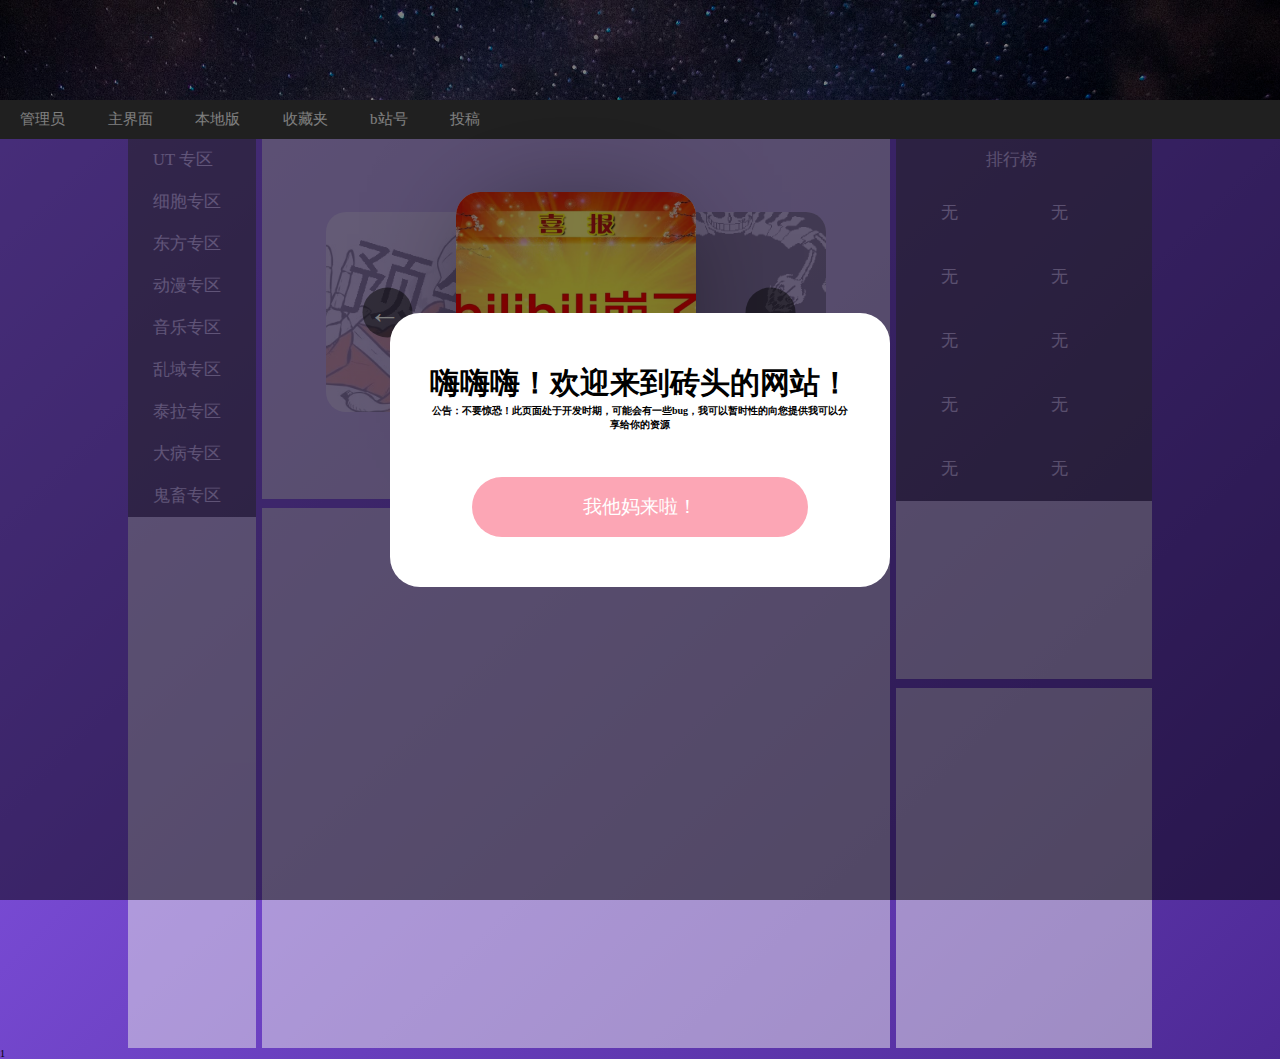
<file: index.html>
<!--我是你爹！！！！-->
<html>
    <head>
        <meta charset="UTF-8">
        <title>砖头的手搓网站</title>
        <link rel="stylesheet" href="style.css">
        <link rel="stylesheet" href="style-up.css">
        <script src="script.js" defer></script>
        <style >
            *{
                margin: 0;
                padding: 0;
                text-decoration: none;
                list-style: none;
            }
            .header,.nav,.container,.footer{
                float: left;
                width: 100%;
            }
            .header{
                background-image: url(./ljui/aaaa.jpg);
                width: 100%;
                padding: 50px;
                text-align: center;
            }
            .nav{background: #414141;}
            .nav a{
                color: #ffffff;
                padding: 10px 20px;
                display: inline-block;
                font-size: 15px;

            }
            .nav a:hover{
                background: #ffffff;
                color: #000;
                opacity: 0.5;
            }
            .nav2{background: #414141;}
            .nav2 a{
                color: #ffffff;
                padding: 10px 25px;
                display: inline-block;
                font-size: 16.5px;

            }
            .nav2 a:hover{
                background: #ffffff;
                color: #000;
                opacity: 0.5;
            }
            .nav3{background: #414141;}
            .nav3 a{
                color: #ffffff;
                padding: 10px 90px;
                display: inline-block;
                font-size: 16.5px;

            }
            .nav3 a:hover{
                background: #ffffff;
                color: #000;
                opacity: 0.5;
            }
            .nav4{background: #414141;}
            .nav4 a{
                color: #ffffff;
                padding: 21px 45px;
                display: inline-block;
                font-size: 16.5px;

            }
            .nav4 a:hover{
                background: #ffffff;
                color: #000;
                opacity: 0.5;
            }
            .lside{
                background-color: aquamarine;
                width: 10%;
                height: 500px;
                float: left;
                opacity: 0;
            }
            .lside2{
                background-color: #ececec;
                width: 10%;
                height: 101%;
                float: left;
                opacity: 0.5;
            }
            .lside3{
                background-color: #ececec;
                width: 0.5%;
                height: 80%;
                float: left;
                opacity: 0;
            }
            .lside4{
                background-color: #ff25f4;
                width: 0.5%;
                height: 60%;
                float: left;
                opacity: 0;
            }
            .lside5{
                background-color: #ff25f4;
                width: 48%;
                height: 1%;
                float: left;
                opacity: 0;
            }
            .rside{
                background-color: #ececec;
                width: 10%;
                height: 70%;
                float: right;
                opacity: 0;
            }
            .rside2{
                background-color: #ececec;
                width: 20%;
                height: 60%;
                float: right;
                opacity: 0.5;
            }
            .rside3{
                background-color: #ececec;
                width: 20%;
                height: 40%;
                float: right;
                opacity: 0.5;
            }
            .rside25{
                background-color: #ececec;
                width: 20%;
                height: 1%;
                float: right;
                opacity: 0;

            }

            .content{
                background-color: #ececec;
                width: 49%;
                height: 40%;
                float: left;
                opacity: 0.5;
            }
            .content2{
                background-color: #ececec;
                width: 49%;
                height: 60%;
                float: left;
                opacity: 0.5;
            }

        </style>          
        <style>
            
    
            .rside25 .shell {
                position: absolute;
                top: 50%;
                left: 50%;
                transform: translate(-50%, -50%);
                user-select: none;
            }
    
            .rside25 .shell .item {
                position: absolute;
                top: 10%;
                left: 50%;
                transform: translate(-50%, -50%);
                width: 300px;
                height: 250px;
                border-radius: 10%;
                overflow: hidden;
                transition: all .3s ease-in-out;
                z-index: -1;
                opacity: 0;
                background-color: #fff;
                top: 15rem;
            }
    
            .rside25 .item img {
                width: 100%;
                height: 100%;
                object-fit: cover;
            }
    
            .rside25 .item.active {

                opacity: 1;
                z-index: 99;
                transform: translate(-50%, -50%) scale(1.2);
                box-shadow: 0px 0px 105px -35px rgba(0, 0, 0, 0.75);
            }
    
            .rside25 .item.prev {
                z-index: 2;
                opacity: 0.25;
                transform: translate(-125%, -50%);
            }
    
            .rside25 .item.next {
                z-index: 2;
                opacity: 0.25;
                transform: translate(25%, -50%);
            }
    
            .rside25 .shell .button-container {
                position: absolute;
                top: 50%;
                left: 80%;
                transform: translate(-50%, -50%);
                width: 415px;
                z-index: 100;
                top: 15rem;
                
            }
    
            .rside25 .button-container .button {
                color: #fff;
                font-size: 32px;
                cursor: pointer;
                position: relative;
                transition: all 300ms ease-in-out;
            }
    
            .rside25 .button-container .button:before {
                content: "";
                position: absolute;
                top: 50%;
                left: 60%;
                transform: translate(-50%, -50%);
                width: 50px;
                height: 50px;
                background-color: rgba(5, 5, 5, 0.521);
                border-radius: 50%;
                z-index: -99;
            }
    
            .rside25 .iconfont {
                display: block;
            }
    
            .rside25 .button-container .button:nth-child(1) {
                float: left;
            }
    
            .rside25 .button-container .button:nth-child(2) {
                float: right;
            }
            .rside25 .winmsg a:hover{
                background: #bbb;
                color: #000;
                opacity: 0.8;
            }
        </style>          
   
        


    </head>
    <header>
        
    </header>
    <body>

        <!--创建幕布wryyyy-->
        <div id="winmsg" style="position: fixed;top: 0;left: 0;width: 100%;height: 100%;background: rgba(0, 0, 0, 0.5);z-index: 99999;">
            <div style="position: fixed;top: 50%;left: 50%;width: 60%;max-width: 500px;background: #FFF;transform: translate(-50%,-50%);border-radius: 30px;padding: 50px 40px;">
                <!--套就完了-->
                <h3 style="font-weight: bold;text-align: center;font-size: 30px;">嗨嗨嗨！欢迎来到砖头的网站！</h3>
                <h3 style="font-weight: bold;text-align: center;font-size: 10px;">公告：不要惊恐！此页面处于开发时期，可能会有一些bug，我可以暂时性的向您提供我可以分享给你的资源</h3>
                <!--按键-->
                <a style="display: block;background: rgb(252, 166, 181);color: #FFF;text-align: center;font-size: 19px;line-height: 60px;margin: 0 auto;margin-top: 45px;border-radius: 32px;width: 80%;  
                " onclick="javascript:document.querySelector('#winmsg').remove()
                ">我他妈来啦！</a>
            </div>

        </div>
        <div class="main">
            <div class="header">

            </div>
            <div class="nav">
                <a href="./aboutme.html">管理员</a>
                <a href="./index2.html">主界面</a>
                <a href="./bdb.html">本地版</a>
                <a href="./gun.html">收藏夹</a>
                <a href="https://space.bilibili.com/400370506?spm_id_from=333.337.0.0">b站号</a>
                <a href="./gun.html">投稿</a>
            </div>
            <div class="container"></div>
                <div class="lside">
                    <h2></h2>

                </div>
                <div class="lside2">
                    <div class="nav2">
                        <a href="./aboutme.html">UT 专区</a>
                        <a href="./index2.html">细胞专区</a>
                        <a href="./bdb.html">东方专区</a>
                        <a href="./gun.html">动漫专区</a>
                        <a href="./gun.html">音乐专区</a>
                        <a href="./gun.html">乱域专区</a>
                        <a href="./gun.html">泰拉专区</a>
                        <a href="./gun.html">大病专区</a>
                        <a href="./gun.html">鬼畜专区</a>

                    </div>
                    <h2></h2>

                </div>
                <div class="lside3">
                    

                </div>

                <div class="rside">
                    <h2></h2>
                </div>
                <div class="rside2">
                    <div class="nav3">
                        <a href="./aboutme.html">排行榜</a>
  

                    </div>
                    <div class="nav4">
                        <a href="./aboutme.html">无</a>
                        <a href="./index2.html">无</a>
                        <a href="./bdb.html">无</a>
                        <a href="./gun.html">无</a>
                        <a href="./gun.html">无</a>
                        <a href="./aboutme.html">无</a>
                        <a href="./index2.html">无</a>
                        <a href="./bdb.html">无</a>
                        <a href="./gun.html">无</a>
                        <a href="./gun.html">无</a>
                    </div>
                    <h2></h2>
                    <h2></h2>
                </div>



                <div class="content">
                    <h2></h2>
                </div>
                <div class="lside5">
                </div>
                <div class="content2">
                    <h2></h2>
                </div>
                <div class="lside4">
                </div>
                <div class="rside25">
                    <h2></h2>
                <style>
                    .shell {
                        position: absolute;
                        top: 18%;
                        left: 45%;
                        transform: translate(-50%, -50%);
                        user-select: none;
                    }
            
                    .shell .item {
                        position: absolute;
                        top: 50%;
                        left: 50%;
                        transform: translate(-50%, -50%);
                        width: 200px;
                        height: 200px;
                        border-radius: 10%;
                        overflow: hidden;
                        transition: all .3s ease-in-out;
                        z-index: -1;
                        opacity: 0;
                        background-color: #fff;
                        top: 15rem;
                    }
            
                    .item img {
                        width: 100%;
                        height: 100%;
                        object-fit: cover;
                    }
            
                    .item.active {
        
                        opacity: 1;
                        z-index: 99;
                        transform: translate(-50%, -50%) scale(1.2);
                        box-shadow: 0px 0px 105px -35px rgba(0, 0, 0, 0.75);
                    }
            
                    .item.prev {
                        z-index: 2;
                        opacity: 0.25;
                        transform: translate(-125%, -50%);
                    }
            
                    .item.next {
                        z-index: 2;
                        opacity: 0.25;
                        transform: translate(25%, -50%);
                    }
            
                    .shell .button-container {
                        position: absolute;
                        top: 50%;
                        left: 80%;
                        transform: translate(-50%, -50%);
                        width: 415px;
                        z-index: 100;
                        top: 15rem;
                        
                    }
            
                    .button-container .button {
                        color: #fff;
                        font-size: 32px;
                        cursor: pointer;
                        position: relative;
                        transition: all 300ms ease-in-out;
                    }
            
                    .button-container .button:before {
                        content: "";
                        position: absolute;
                        top: 50%;
                        left: 60%;
                        transform: translate(-50%, -50%);
                        width: 50px;
                        height: 50px;
                        background-color: rgba(5, 5, 5, 0.521);
                        border-radius: 50%;
                        z-index: -99;
                    }
            
                    .iconfont {
                        display: block;
                    }
            
                    .button-container .button:nth-child(1) {
                        float: left;
                    }
            
                    .button-container .button:nth-child(2) {
                        float: right;
                    }

                </style>

        
                </div>
                <div class="rside3">
                    <h2></h2>
                </div>

            <div class="footer">1</div>
        </div>

                <div class="shell">
                    <div class="item active">
                        <img src="./公告/喜报.jpg">
                    </div>
                    <div class=" item next">
                        <img src="./公告/预告.png">
                    </div>
                    <div class="item">
                        <img src="./公告/给你妈来三刀.jpg">
                    </div>
                    <div class="item prev">
                        <img src="./公告/em.jpg">
                    </div>
                    <div class="button-container">
                        <div class="button"><i class="iconfont icon-xiangzuo">←</i></div>
                        <div class="button"><i class="iconfont icon-xiangyou">→</i></div>
                    </div>
                </div>
            
            
                <script>
                    const slider = document.querySelector(".shell");
                    const slides = document.querySelectorAll(".item");
                    const button = document.querySelectorAll(".button");
                    let current = 0; // 当前图片的索引
                    let prev = 4; // 前一张图片的索引
                    let next = 1; // 后一张图片的索引
                    // 给所有按钮添加点击事件监听器
                    for (let i = 0; i < button.length; i++) {
                        button[i].addEventListener("click", () => i == 0 ? gotoPrev() : gotoNext());
                    }
                    // 切换到前一张图片
                    const gotoPrev = () => current > 0 ? gotoNum(current - 1) : gotoNum(slides.length - 1);
                    // 切换到后一张图片
                    const gotoNext = () => current < 3 ? gotoNum(current + 1) : gotoNum(0);
                    // 切换到指定索引的图片
                    const gotoNum = number => {
                        current = number;
                        prev = current - 1;
                        next = current + 1;
                        // 移除所有图片的类名
                        for (let i = 0; i < slides.length; i++) {
                            slides[i].classList.remove("active");
                            slides[i].classList.remove("prev");
                            slides[i].classList.remove("next");
                        }
                        // 如果后一张图片的索引超过了图片数量，将其重置为0
                        if (next == 4) {
                            next = 0;
                        }
                        // 如果前一张图片的索引小于0，将其重置为4
                        if (prev == -1) {
                            prev = 3;
                        }
                        // 给当前、前一张、后一张图片添加对应的类名
                        slides[current].classList.add("active");
                        slides[prev].classList.add("prev");
                        slides[next].classList.add("next");
                    }
            
            // 该代码用于实现一个图片轮播的功能，首先获取到轮播容器的DO
            // M元素和所有的图片元素，以及左右切换按钮的DOM元素。然后定义
            // 了三个变量current、prev、next，分别用于记录当前显示图片的索
            // 引、前一张图片的索引和后一张图片的索引。接着给左右切换按钮
            // 添加点击事件监听器，当点击左按钮时执行gotoPrev函数，当点击
            // 右按钮时执行gotoNext函数。gotoPrev和gotoNext函数用于切换到
            // 前一张或后一张图片，gotoNum函数用于切换到指定索引的图片。
            // 在gotoNum函数中，首先更新current、prev、next变量的值，然后
            // 移除所有图片元素的类名，最后给当前、前一张和后一张图片添加
            // 对应的类名，用于控制它们的显示和隐藏。
                </script>
    
    


    </body>

</html>
        <!--<div class="box2">
            <div class="box2">
                <div class="box">
                    <span class="tx"></span>
                    <span class="text5"><a href="./aboutme.html">管理员</span></a>
                </div>
                <div class="bo2">
                    <span class="tx"></span>
                    <span class="text5"><a href="./index2.html">主界面</span></a>
                </div>
                <div class="bo3">
                    <span class="tx"></span>
                    <span class="text5"><a href="https://pan.baidu.com/s/1_jjSAP0a7OqBNodYuU-e8A">本地版</span></a>            
                </div>
                <div class="bo4">
                    <span class="tx"></span>
                    <span class="text5"><a href="./gun.html">收藏夹</span></a>            
                </div>
            </div>
        </div>

        <div class="box4">

        </div>
        <div class="box">
            
            <div class="right">
                <span class="text">欢迎来到砖头的个人页面！</span>
                <span class="text2">（公告：不要惊恐！此页面处于开发时期，可能会有一些bug，我可以暂时性的向您提供我可以分享给你的资源）</span>
                <span class="text4">此站版本现为：v0.07</span>
                <span class="text3"><div style="top: 250px;"><a href="https://space.bilibili.com/400370506?spm_id_from=333.337.0.0">砖头的鄙战主页</span></div></a>
                <style>
            
    
                    
                <div class="box3">
                    <span class="a"></span>
                    <span class="text5"><a href="./undertale.html">UT专区</span></a>
                    
                </div>
                <div class="box4">
                    <span class="a"></span>
                    <span class="text5"><a href="./deadcell.html">细胞专区</span></a>
                </div>
                <div class="box5">
                    <span class="a"></span>
                    <span class="text5"><a href="./dmzq.html">动漫专区</span></a>
                </div>
                <div class="box6">
                    <span class="a"></span>
                    <span class="text5"><a href="./Music-player-master/index.html">音乐专区</span></a>
                </div>
                <div class="box7">
                    <span class="a"></span>
                    <span class="text5"><a href="./gun.html">东方专区</span></a>
                </div>
            </div>
           
            
                

        </div>
</file>
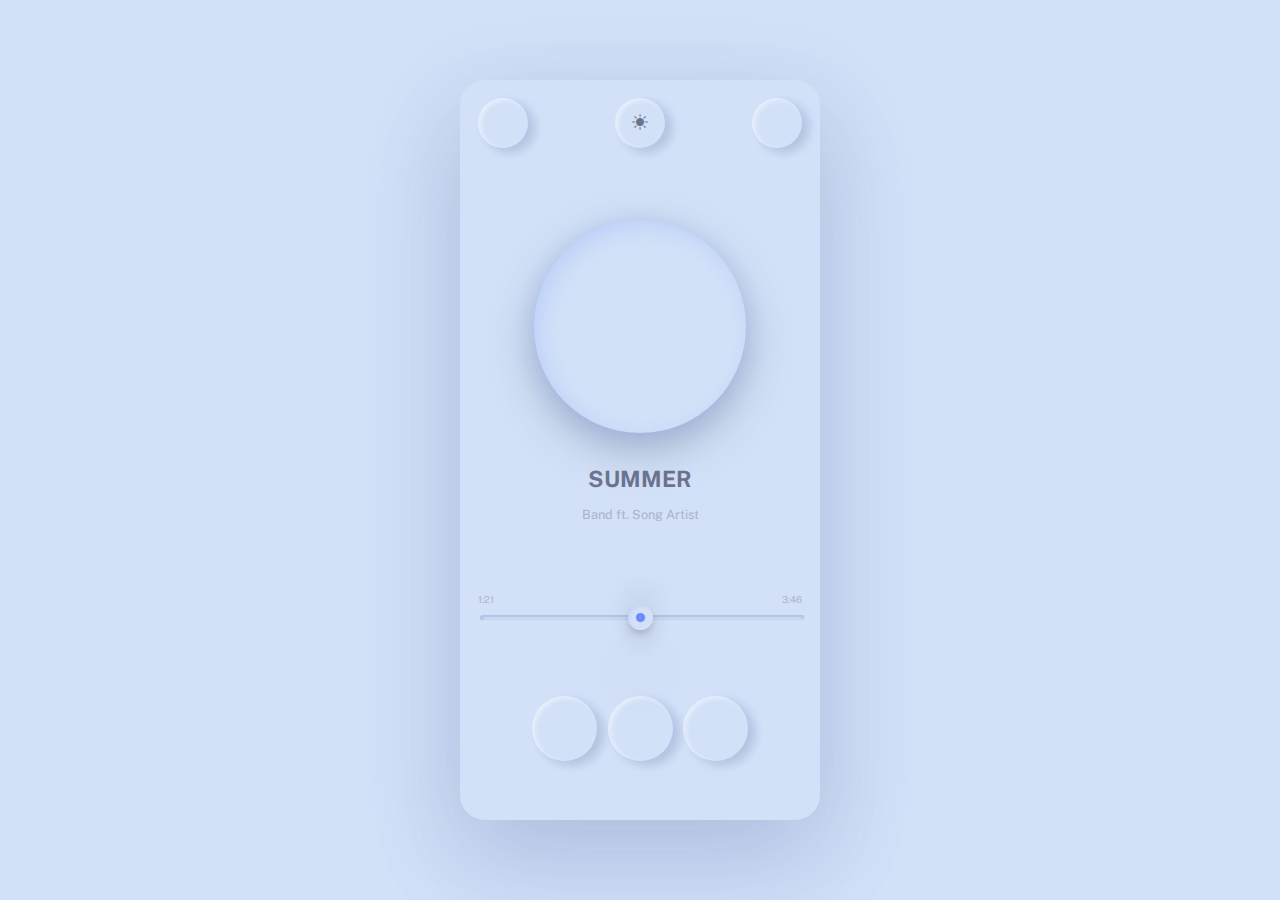
<file: UI-Music-Player-main/index.html>
<!DOCTYPE html>
<html lang="en">
<head>
    <meta charset="UTF-8">
    <meta http-equiv="X-UA-Compatible" content="IE=edge">
    <meta name="viewport" content="width=device-width, initial-scale=1.0">
    <title>UI Music Player</title>
    <link rel="stylesheet" href="style.css">
    <script src="script.js" defer></script>
</head>
<body>
    <link rel="stylesheet" href="https://cdnjs.cloudflare.com/ajax/libs/font-awesome/6.0.0-beta3/css/all.min.css" integrity="sha512-Fo3rlrZj/k7ujTnHg4CGR2D7kSs0v4LLanw2qksYuRlEzO+tcaEPQogQ0KaoGN26/zrn20ImR1DfuLWnOo7aBA==" crossorigin="anonymous" referrerpolicy="no-referrer" />
    <link rel="stylesheet" href="https://cdn.jsdelivr.net/npm/bootstrap-icons@1.3.0/font/bootstrap-icons.css" />
    <div class="container"> 
    <div class="phone light">
        <div id="top-menu">
        <div class="button">
            <i class="fas fa-arrow-left"></i>
        </div>
        <button id="mode" class="button">
            <i class="bi bi-brightness-high-fill" id="toggleDark"></i> 
        </button>
        <div class="button">
            <i class="fas fa-bars"></i>
        </div>
        </div>
        
        <div class="thumbnail-border">
        <div class="song-thumbnail"></div>
        </div>
        
        <div id="song-details">
        <h1 class="song-title">SUMMER</h1>
        <span class="artist">Band ft. Song Artist</span>
        </div>

        <div id="time-slider">
        <div class="slider-times">
            <span>1:21</span> 
            <span>3:46</span> 
        </div>
        <input type="range" min="1" max="100" value="50" class="slider" id="myRange">
        </div>
        
        <div id="song-controls">
        <div class="button">
            <i class="fas fa-backward"></i>
        </div>
        <div class="button">
            <i class="fas fa-pause"></i>
        </div>
        <div class="button">
            <i class="fas fa-forward"></i>
        </div>
        </div>
    </div> 
    </div>
</body>
</html>
</file>
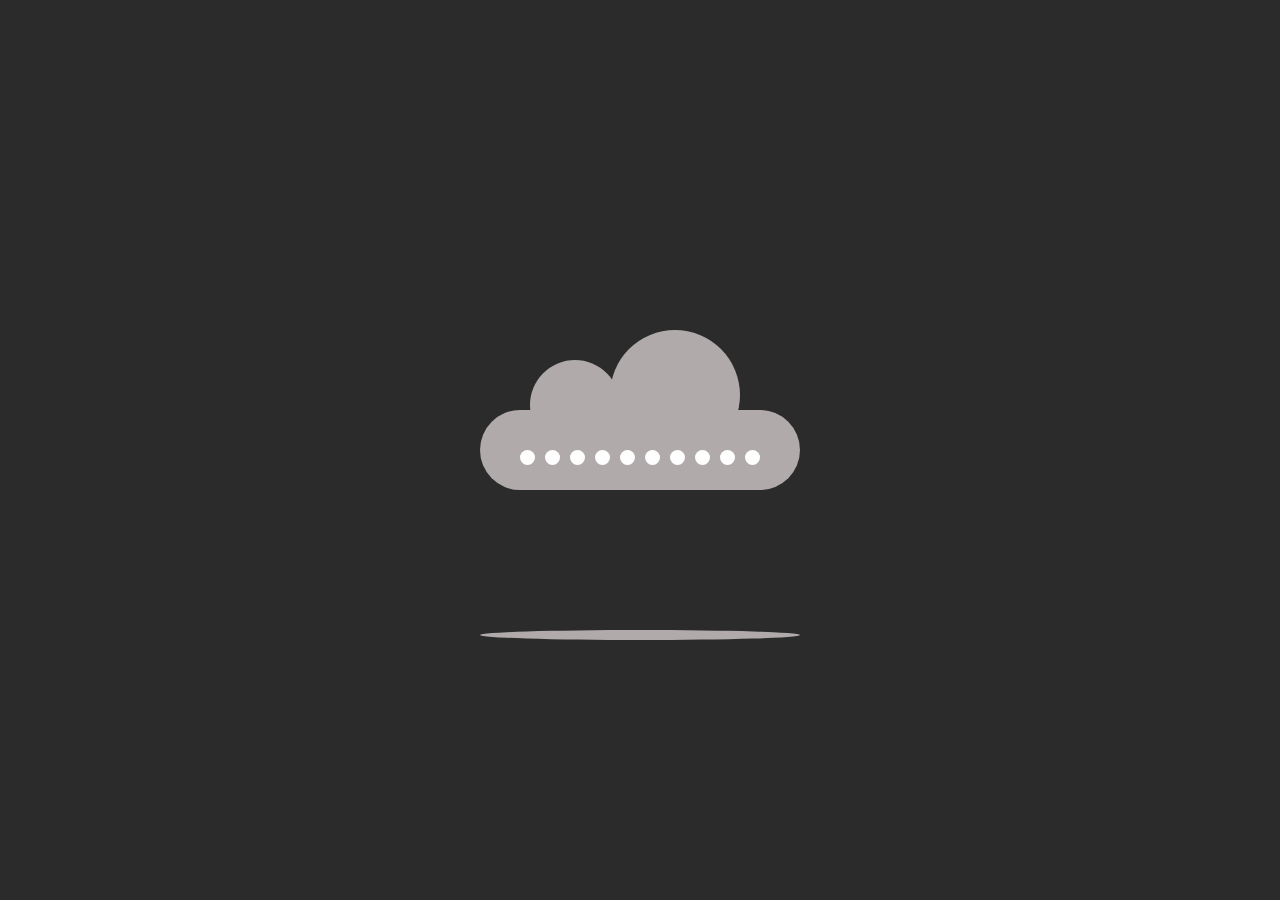
<file: 下雨/index.html>
<!DOCTYPE html>
<html lang="zh-CN">

<head>
    <meta charset="UTF-8">
    <meta http-equiv="X-UA-Compatible" content="IE=edge">
    <meta name="viewport" content="width=device-width, initial-scale=1.0">
    <title>Document</title>
    <link rel="stylesheet" href="index.css">
</head>

<body>
    <div class="cloud">
        <div class="clouds"></div>
        <div class="rain" id="rain">
           

        </div>
    </div>
    <script src="index.js"></script>
</body>

</html>
</file>
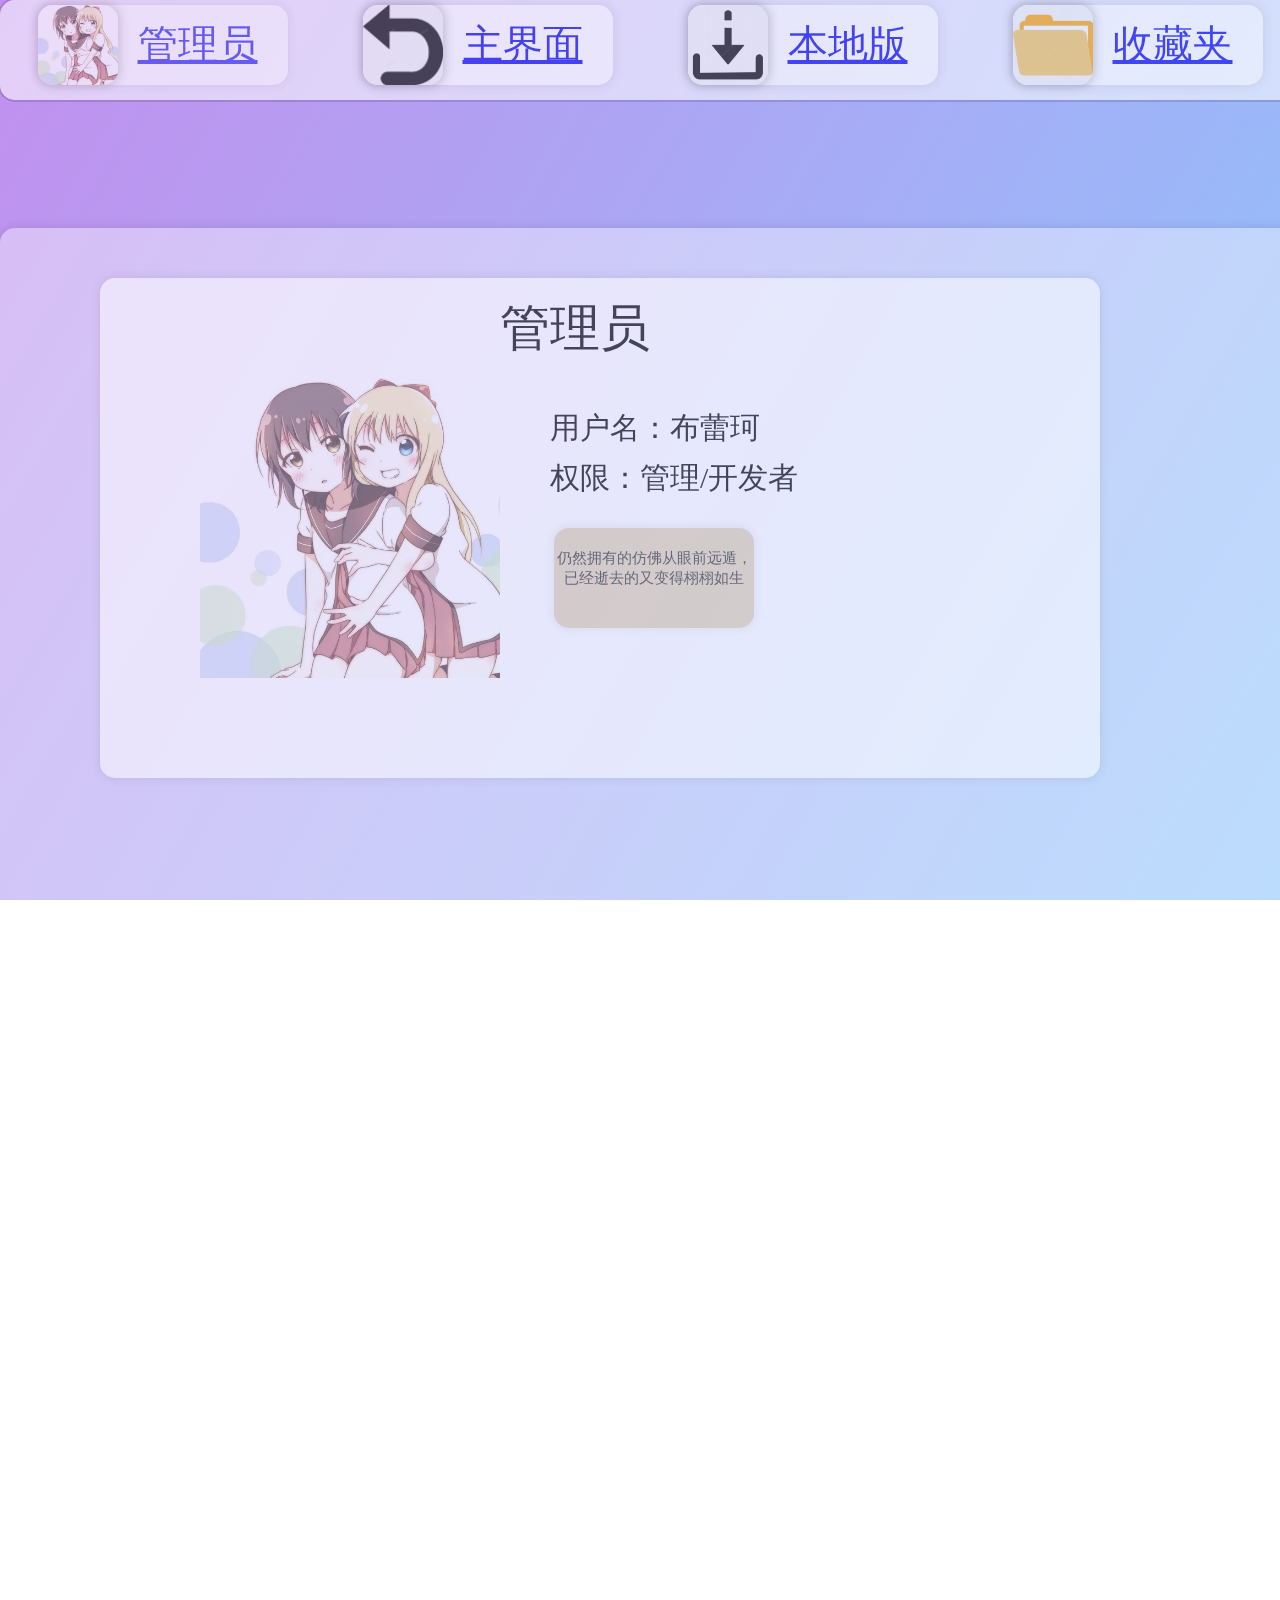
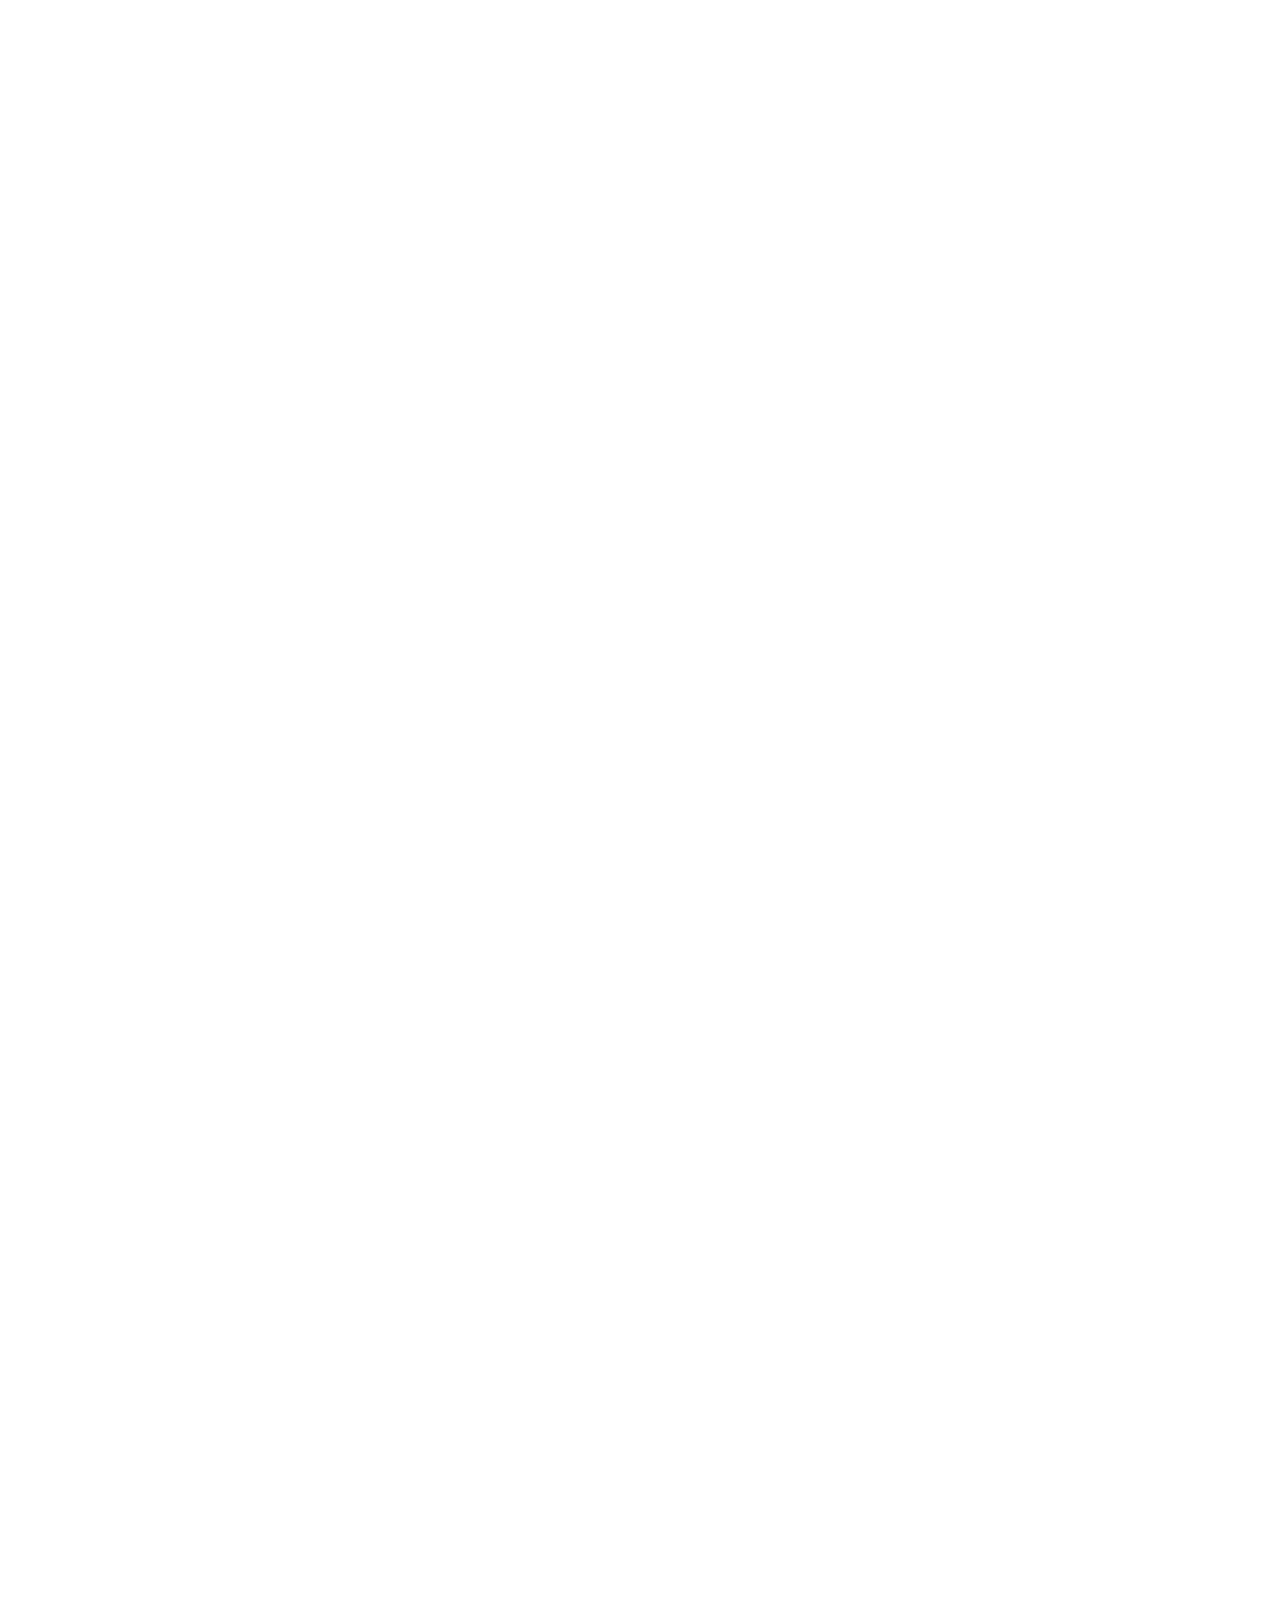
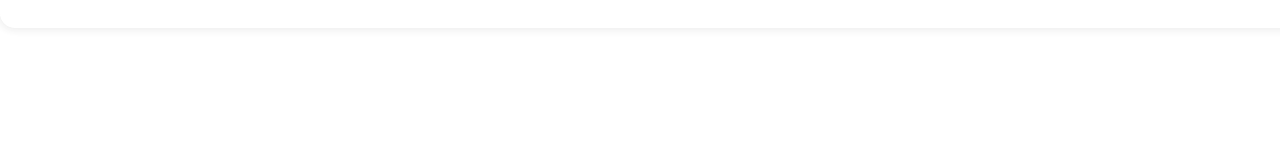
<file: aboutme.html>
<html>
    <head>
        <meta charset="UTF-8">
        <title>Document</title>
        <link rel="stylesheet" href="style2.css">
        <link rel="stylesheet" href="style-up.css">
        <style >
              h2{
                color: red;
              }
              box .rightt .text{
                width: 900px;
                height: 100px;
              }
        </style>                    
                    
        


    </head>
    <body>
      <div class="box2">
        <div class="box2">
            <div class="box">
                <span class="tx"></span>
                <span class="text5"><a href="./aboutme.html">管理员</span></a>
            </div>
            <div class="bo2">
                <span class="tx"></span>
                <span class="text5"><a href="./index2.html">主界面</span></a>
            </div>
            <div class="bo3">
                <span class="tx"></span>
                <span class="text5"><a href="https://pan.baidu.com/s/1_jjSAP0a7OqBNodYuU-e8A">本地版</span></a>            
            </div>
            <div class="bo4">
                <span class="tx"></span>
                <span class="text5"><a href="./gun.html">收藏夹</span></a>            
            </div>
        </div>
      </div>
      <div class="box">
        <div class="right">
          <div class="box">
            <span class="text">管理员</span>
            <span class="text2">用户名：布蕾珂</span>
            <span class="text3">权限：管理/开发者</span>
            <div class="box">
              <span class="text">仍然拥有的仿佛从眼前远遁，已经逝去的又变得栩栩如生</span>
            </div>
            <div class="tx">
            </div>
          </div>
        </div>

      </div>
    </body>
</html>
</file>
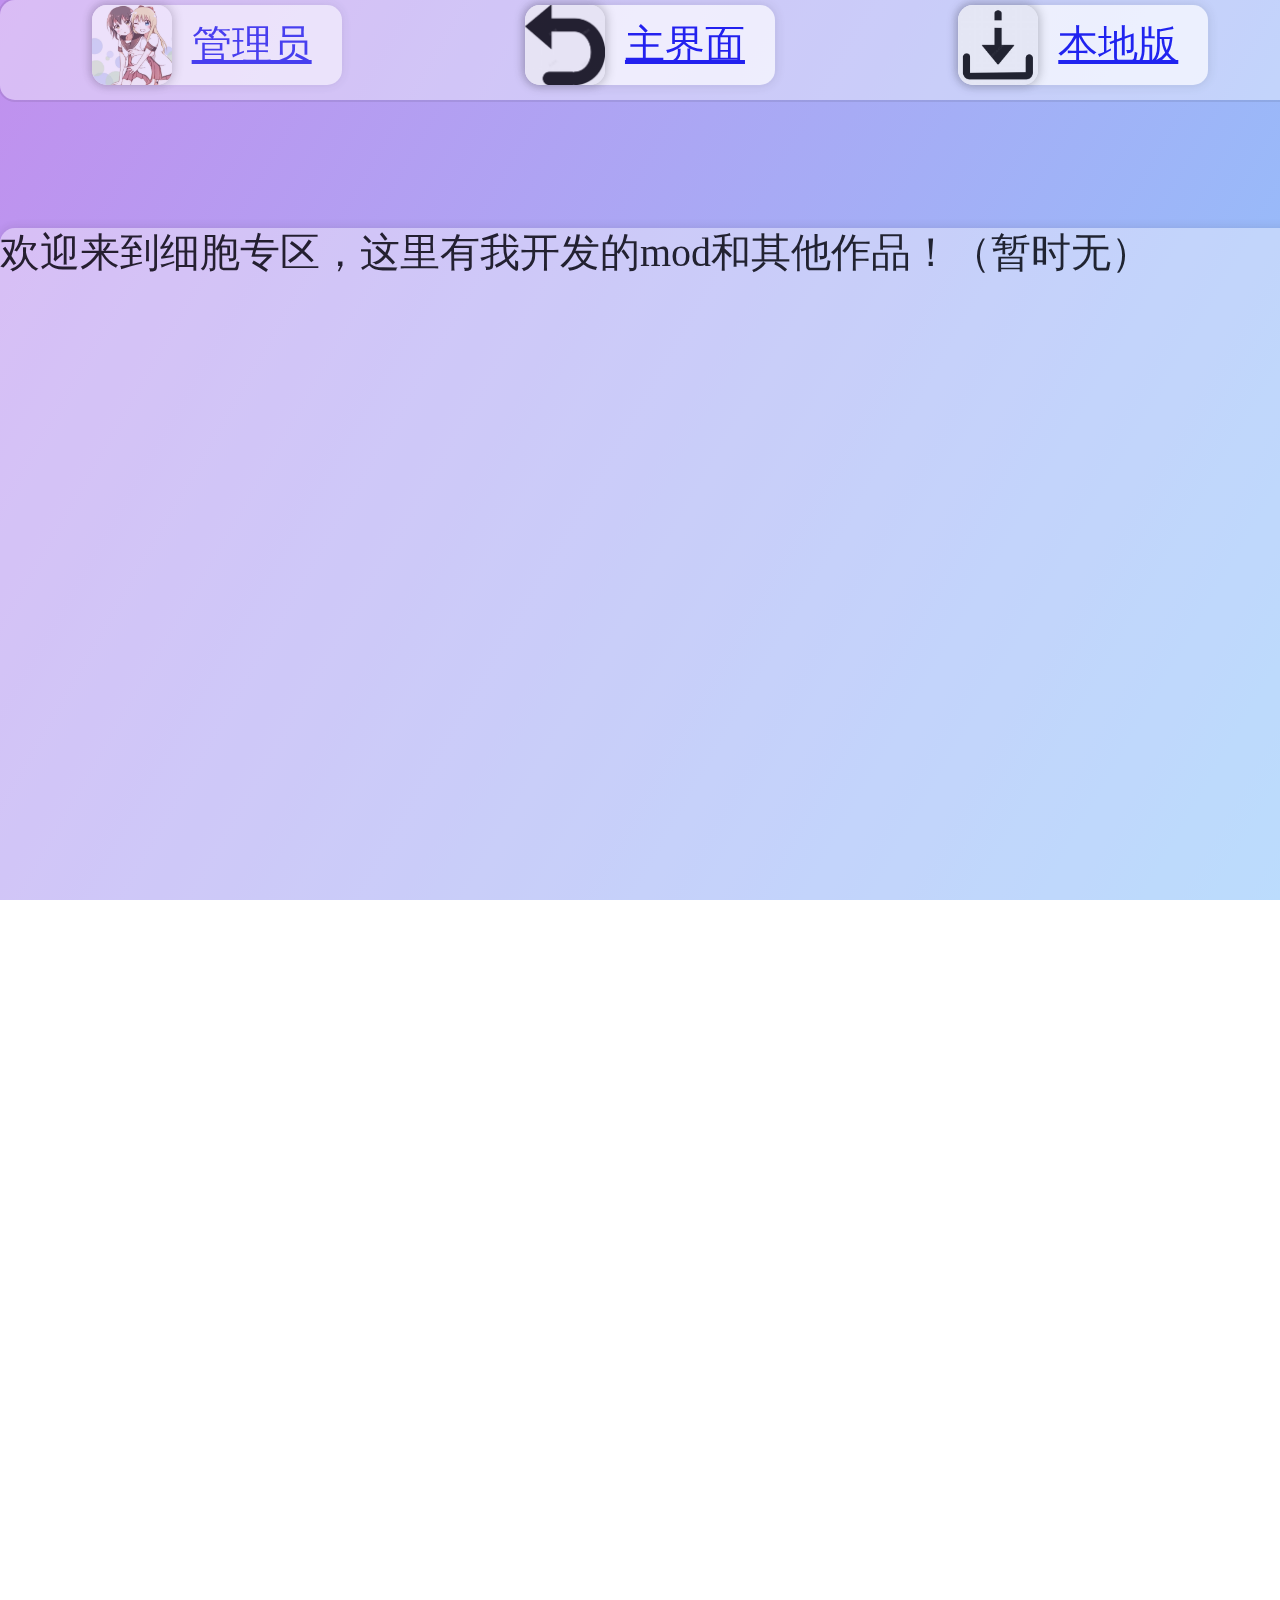
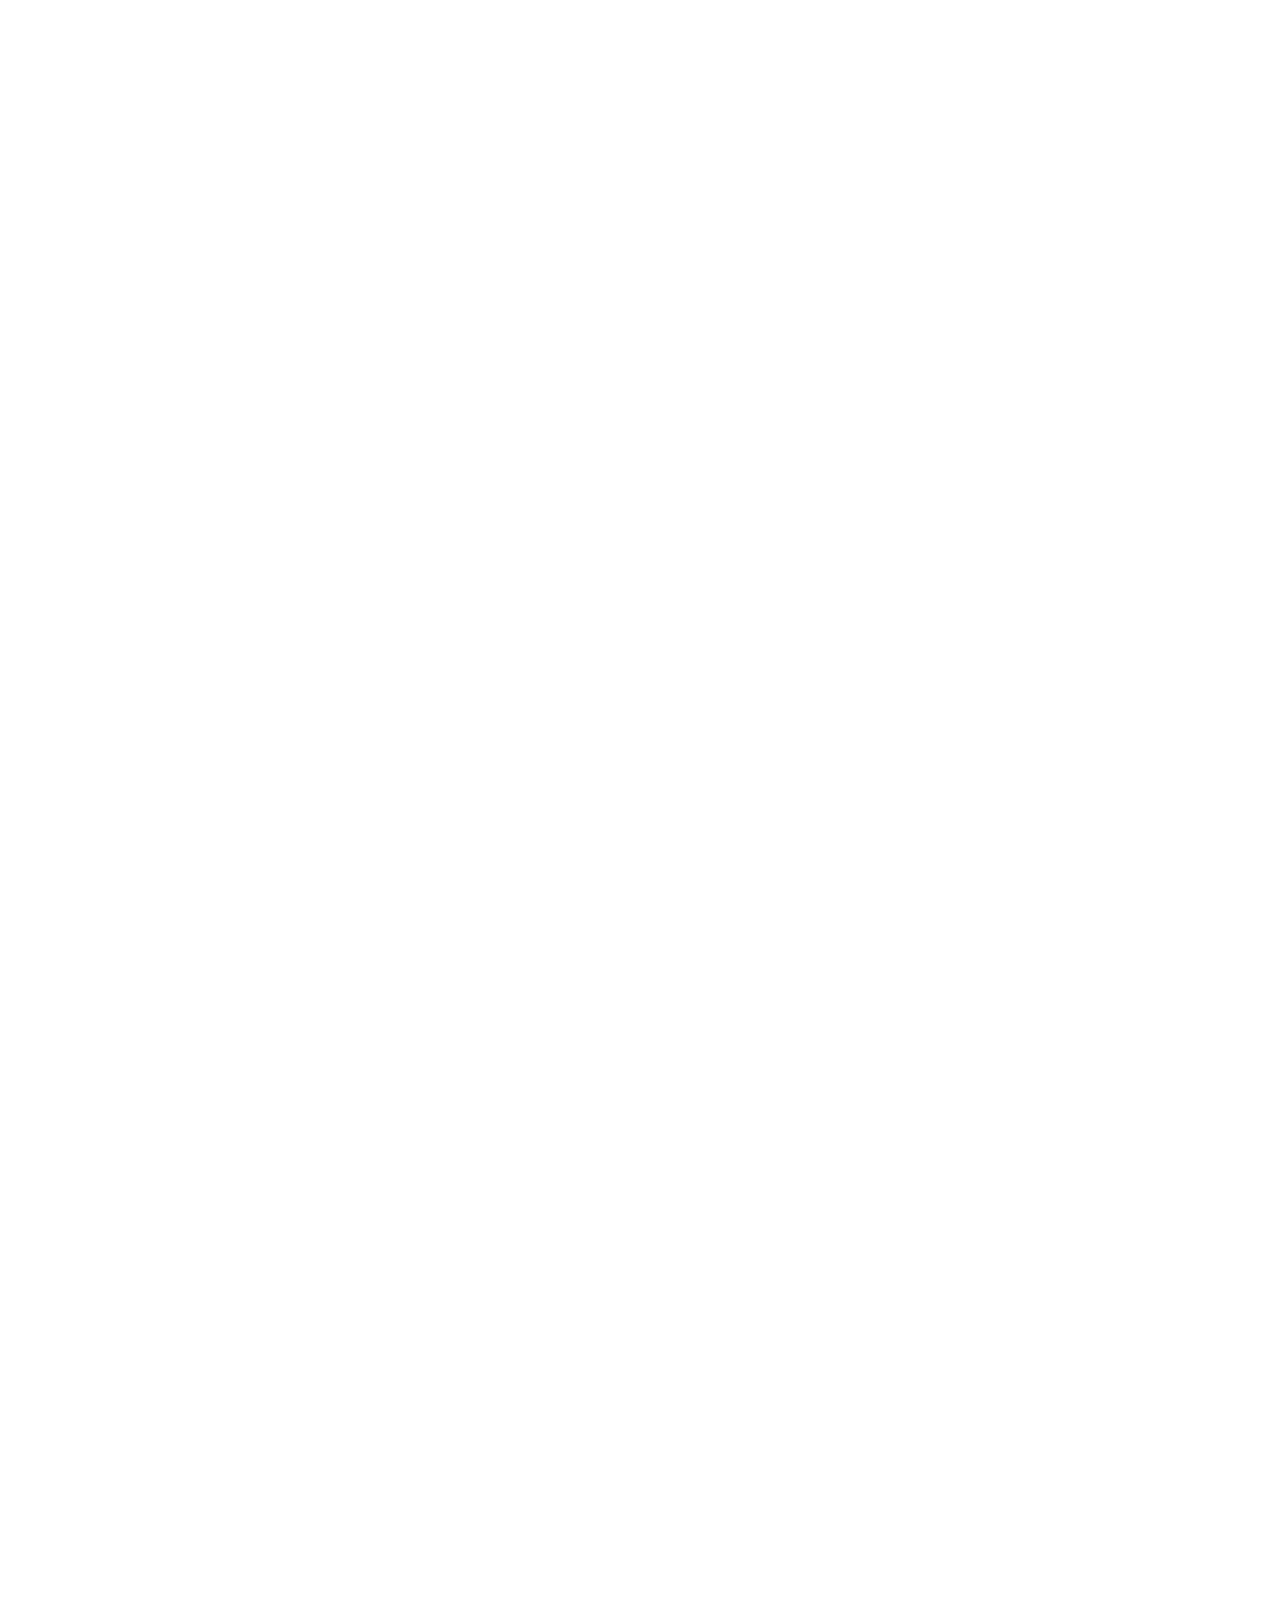
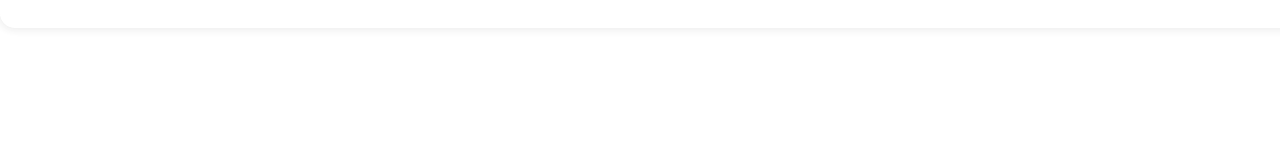
<file: deadcell.html>
<html>
    <head>
        <meta charset="UTF-8">
        <title>Document</title>
        <link rel="stylesheet" href="style-dc.css">
        <link rel="stylesheet" href="style-up.css">
        <style >
              h2{
                color: red;
              }
              box .rightt .text{
                width: 900px;
                height: 100px;
              }
        </style>                    
                    
        


    </head>
    <body>
      <div class="box2">
        <div class="box">
            <span class="tx"></span>
            <span class="text5"><a href="./aboutme.html">管理员</span></a>
        </div>
        <div class="bo2">
            <span class="tx"></span>
            <span class="text5"><a href="./index2.html">主界面</span></a>
        </div>
        <div class="bo3">
            <span class="tx"></span>
            <span class="text5"><a href="https://pan.baidu.com/s/1_jjSAP0a7OqBNodYuU-e8A">本地版</span></a>            

        </div>
    </div>
        <div class="box">   
            <div class="right">    
            <span class="text">欢迎来到细胞专区，这里有我开发的mod和其他作品！（暂时无）</span>
            
            </div>
        </div>
    </body>
</file>
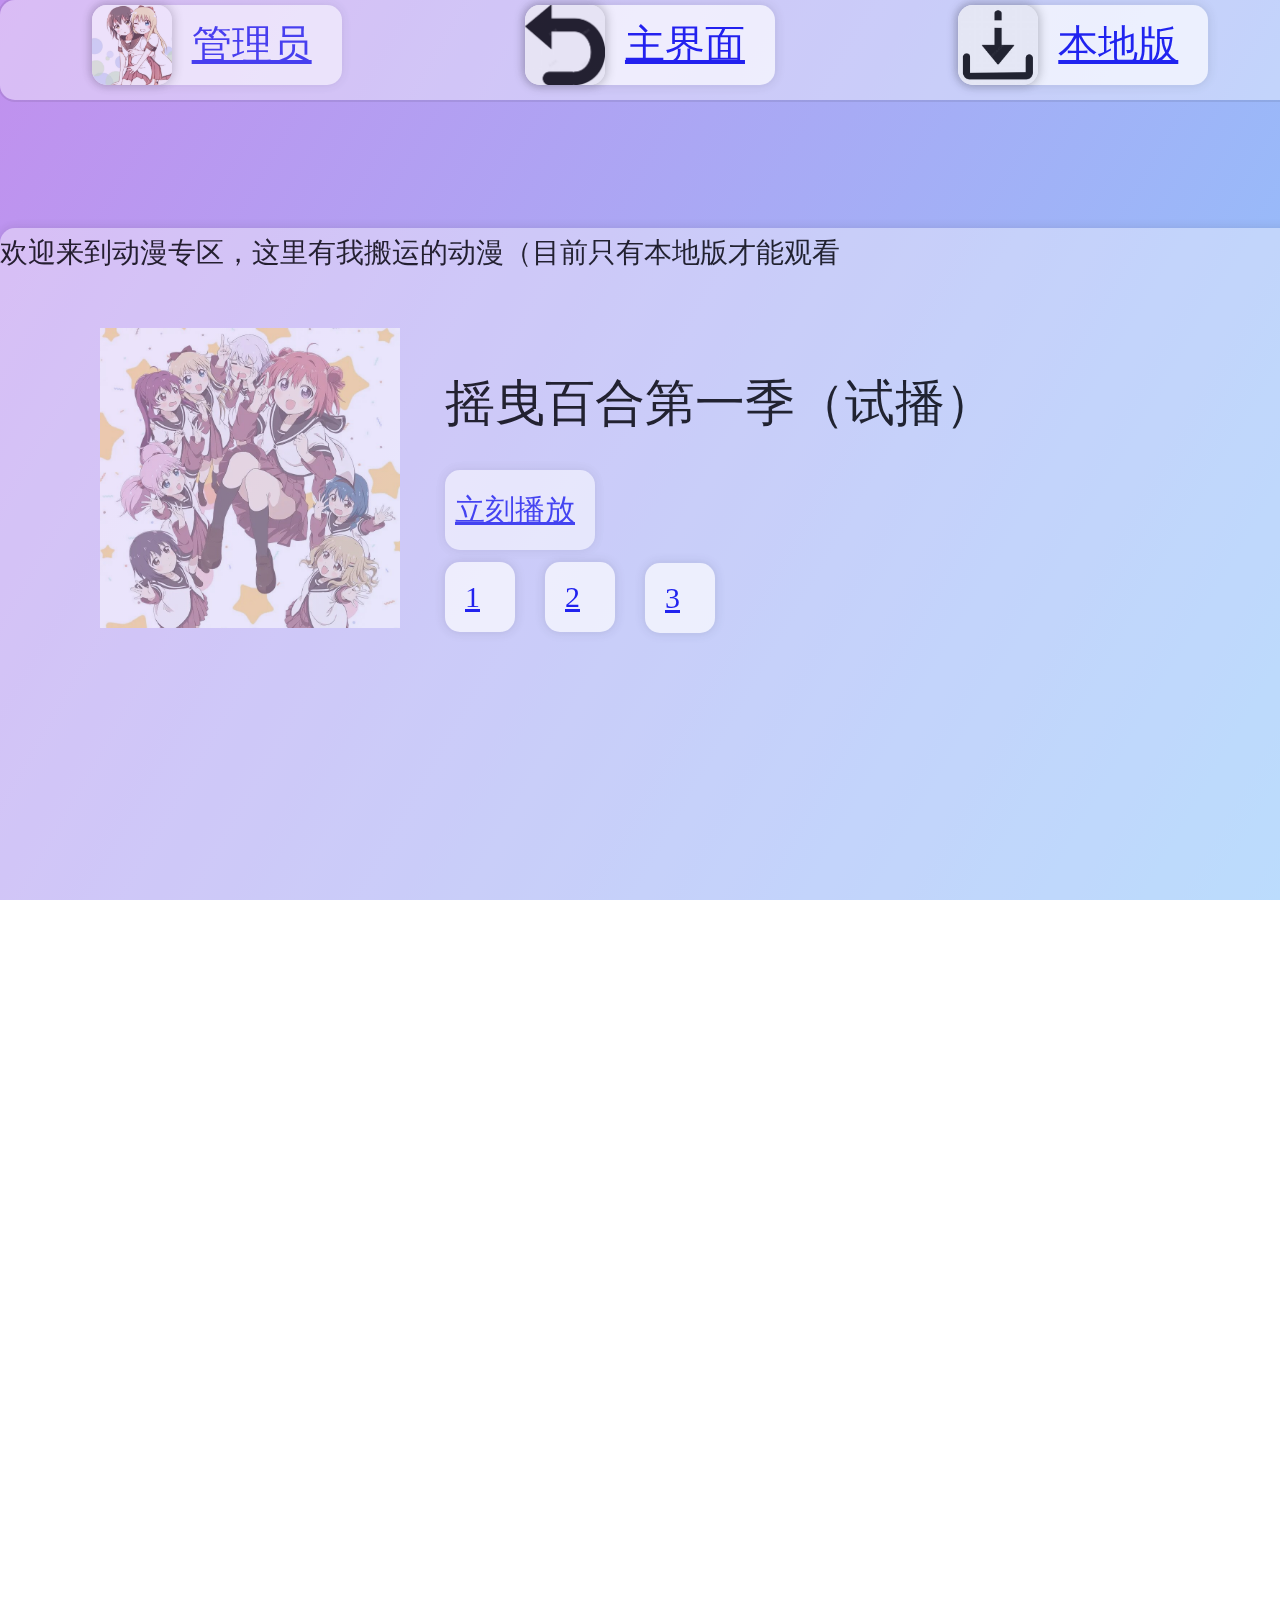
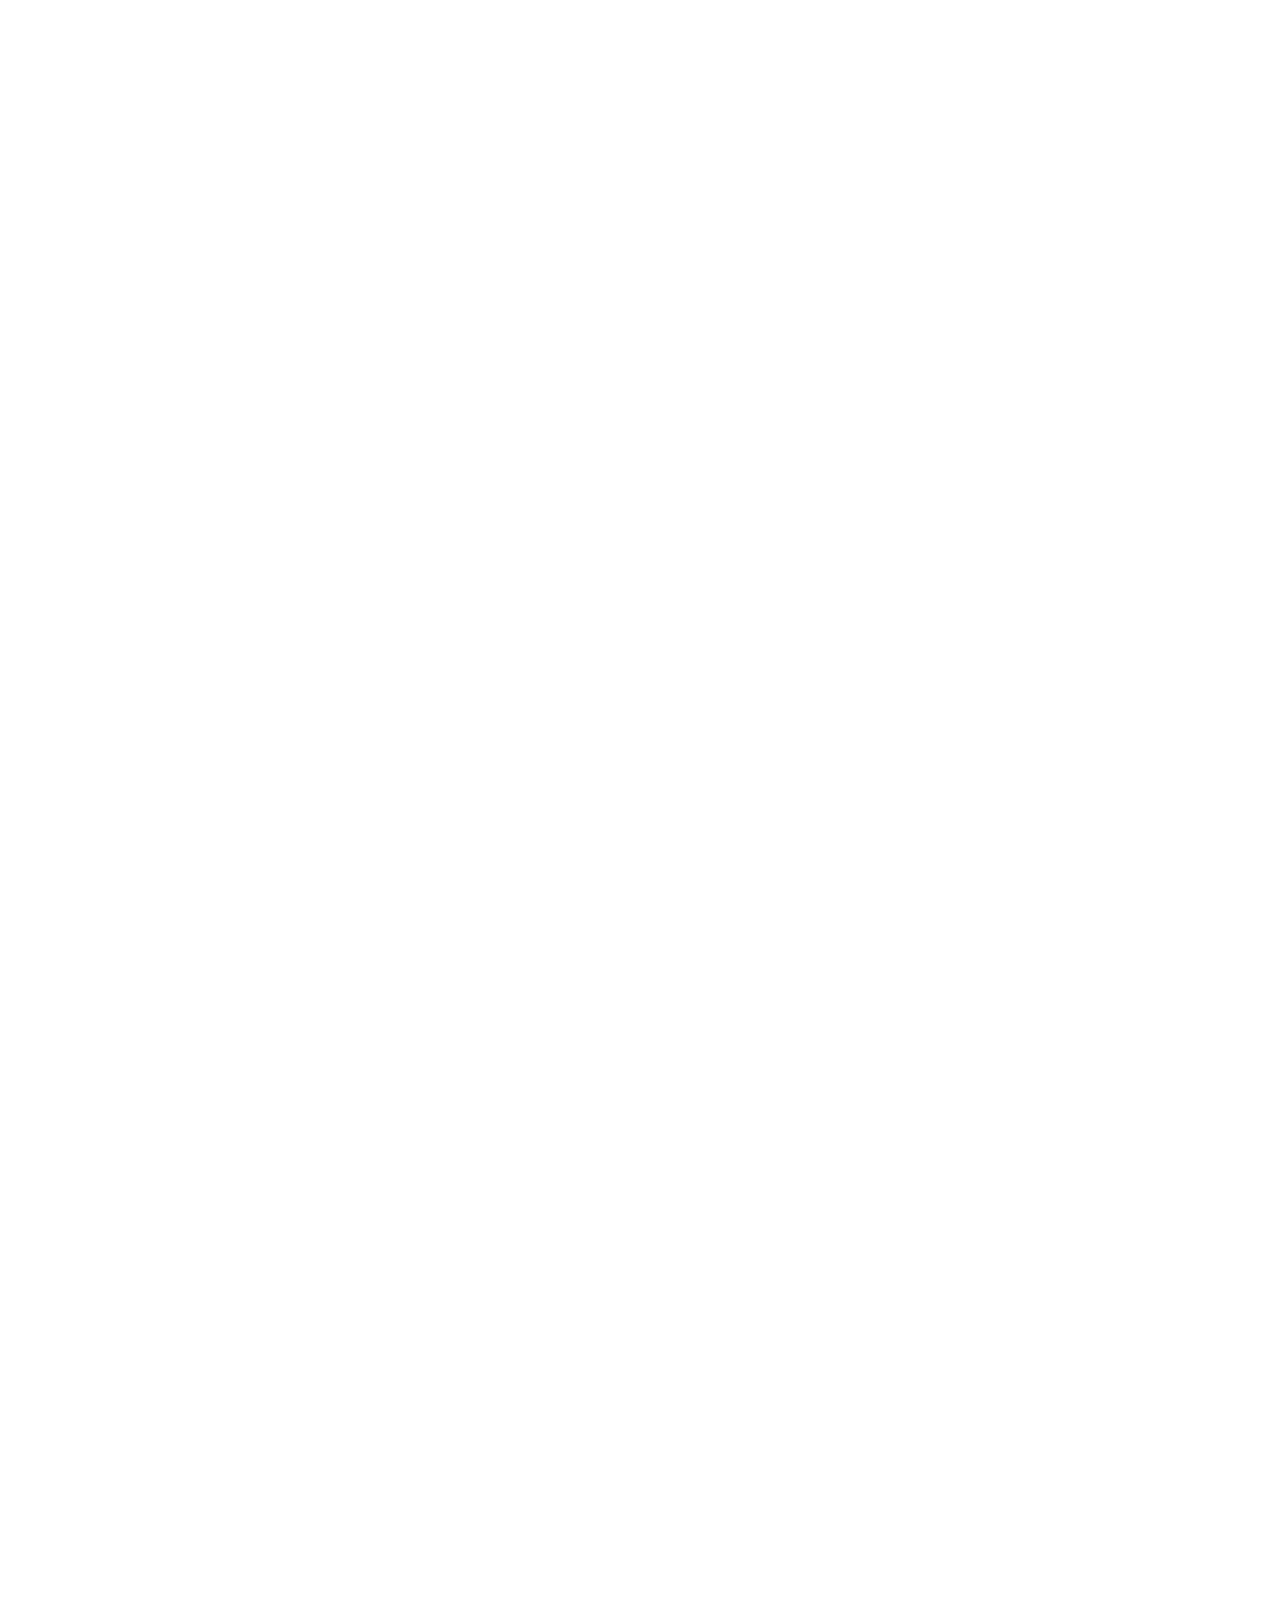
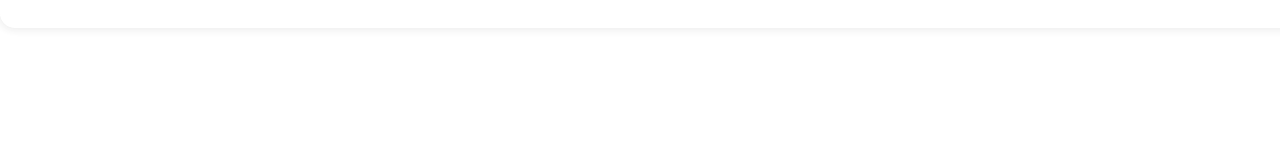
<file: dmzq.html>
<html>
    <head>
        <meta charset="UTF-8">
        <title>Document</title>
        <link rel="stylesheet" href="style-dm.css">
        <link rel="stylesheet" href="style-up.css">
        <style >
              h2{
                color: red;
              }
              box .rightt .text{
                width: 900px;
                height: 100px;
              }
        </style>                    
                    
        


    </head>
    <body>
        <div class="box2">
            <div class="box">
                <span class="tx"></span>
                <span class="text5"><a href="./aboutme.html">管理员</span></a>
            </div>
            <div class="bo2">
                <span class="tx"></span>
                <span class="text5"><a href="./index2.html">主界面</span></a>
            </div>
            <div class="bo3">
                <span class="tx"></span>
                <span class="text5"><a href="https://pan.baidu.com/s/1_jjSAP0a7OqBNodYuU-e8A">本地版</span></a>            

            </div>
        </div>
    </div>
        <div class="box">   
            <div class="left"></div>
            <div class="right">    
            <span class="text">欢迎来到动漫专区，这里有我搬运的动漫（目前只有本地版才能观看</span>
            <span class="text2">摇曳百合第一季（试播）</span>
            <div class="box2">
                <span class="text2"><a href="./yoliyoli/ylyl1.html">立刻播放</a></span>
            </div>
            <div class="box3">
                <span class="text2"><a href="./yoliyoli/ylyl1.html">1</a></span>
            </div>
            <div class="box4">
                <span class="text2"><a href="./yoliyoli/ylyl1.html">2</a></span>
            </div>
            <div class="box5">
                <span class="text2"><a href="./yoliyoli/ylyl1.html">3</a></span>
            </div>
            </div>
        </div>
    </body>
</file>
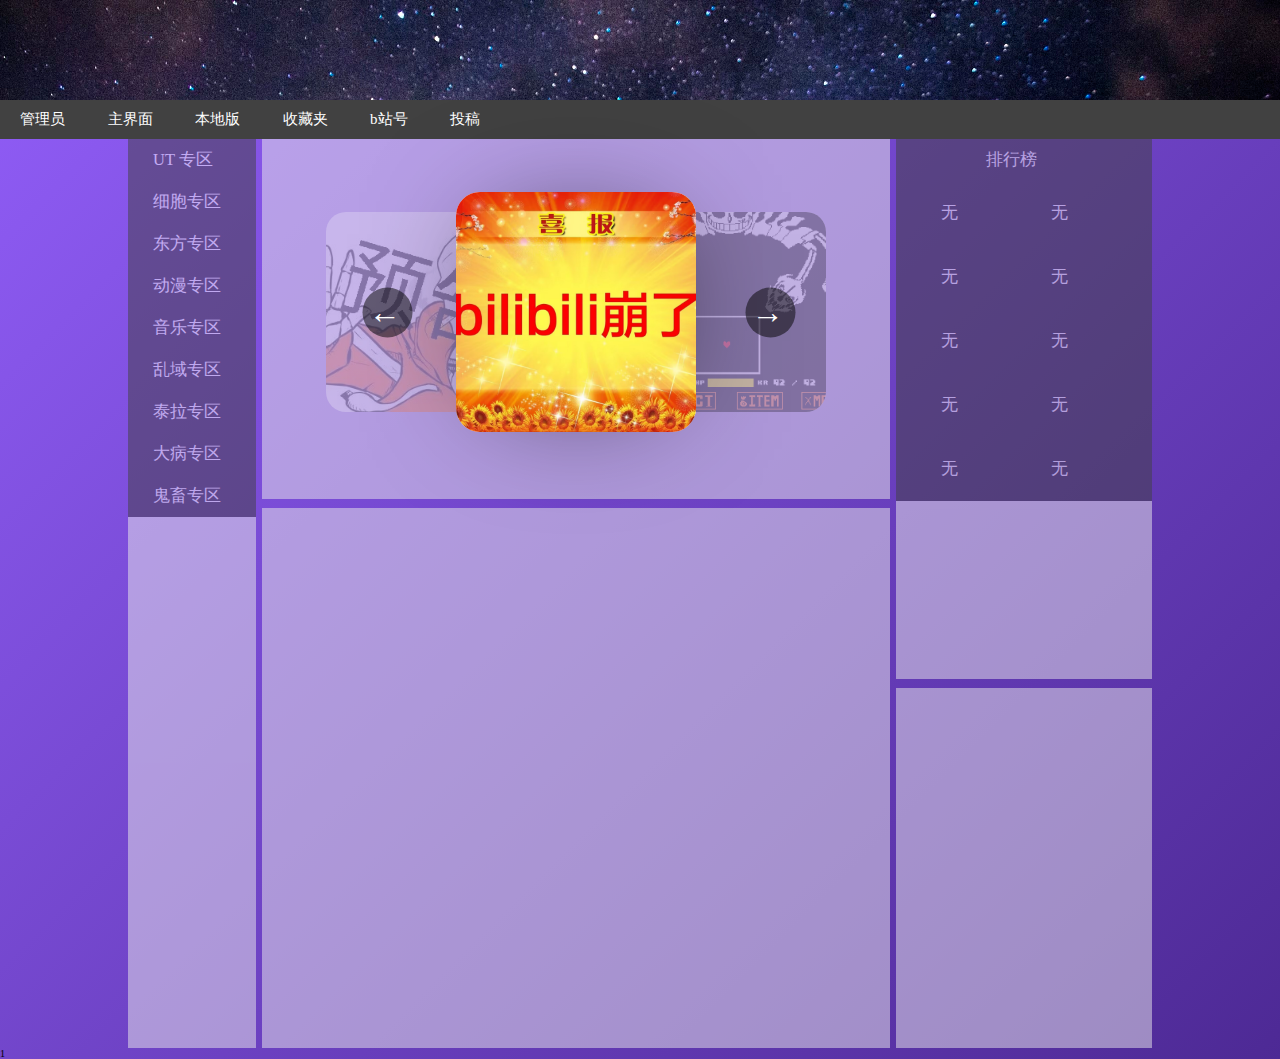
<file: index2.html>
<!--我是你爹！！！！-->
<html>
    <head>
        <meta charset="UTF-8">
        <title>砖头的手搓网站</title>
        <link rel="stylesheet" href="style.css">
        <link rel="stylesheet" href="style-up.css">
        <script src="script.js" defer></script>
        <style >
            *{
                margin: 0;
                padding: 0;
                text-decoration: none;
                list-style: none;
            }
            .header,.nav,.container,.footer{
                float: left;
                width: 100%;
            }
            .header{
                background-image: url(./ljui/aaaa.jpg);
                width: 100%;
                padding: 50px;
                text-align: center;
            }
            .nav{background: #414141;}
            .nav a{
                color: #ffffff;
                padding: 10px 20px;
                display: inline-block;
                font-size: 15px;

            }
            .nav a:hover{
                background: #ffffff;
                color: #000;
                opacity: 0.5;
            }
            .nav2{background: #414141;}
            .nav2 a{
                color: #ffffff;
                padding: 10px 25px;
                display: inline-block;
                font-size: 16.5px;

            }
            .nav2 a:hover{
                background: #ffffff;
                color: #000;
                opacity: 0.5;
            }
            .nav3{background: #414141;}
            .nav3 a{
                color: #ffffff;
                padding: 10px 90px;
                display: inline-block;
                font-size: 16.5px;

            }
            .nav3 a:hover{
                background: #ffffff;
                color: #000;
                opacity: 0.5;
            }
            .nav4{background: #414141;}
            .nav4 a{
                color: #ffffff;
                padding: 21px 45px;
                display: inline-block;
                font-size: 16.5px;

            }
            .nav4 a:hover{
                background: #ffffff;
                color: #000;
                opacity: 0.5;
            }
            .lside{
                background-color: aquamarine;
                width: 10%;
                height: 500px;
                float: left;
                opacity: 0;
            }
            .lside2{
                background-color: #ececec;
                width: 10%;
                height: 101%;
                float: left;
                opacity: 0.5;
            }
            .lside3{
                background-color: #ececec;
                width: 0.5%;
                height: 80%;
                float: left;
                opacity: 0;
            }
            .lside4{
                background-color: #ff25f4;
                width: 0.5%;
                height: 60%;
                float: left;
                opacity: 0;
            }
            .lside5{
                background-color: #ff25f4;
                width: 48%;
                height: 1%;
                float: left;
                opacity: 0;
            }
            .rside{
                background-color: #ececec;
                width: 10%;
                height: 70%;
                float: right;
                opacity: 0;
            }
            .rside2{
                background-color: #ececec;
                width: 20%;
                height: 60%;
                float: right;
                opacity: 0.5;
            }
            .rside3{
                background-color: #ececec;
                width: 20%;
                height: 40%;
                float: right;
                opacity: 0.5;
            }
            .rside25{
                background-color: #ececec;
                width: 20%;
                height: 1%;
                float: right;
                opacity: 0;

            }

            .content{
                background-color: #ececec;
                width: 49%;
                height: 40%;
                float: left;
                opacity: 0.5;
            }
            .content2{
                background-color: #ececec;
                width: 49%;
                height: 60%;
                float: left;
                opacity: 0.5;
            }

        </style>          
        <style>
            
    
            .rside25 .shell {
                position: absolute;
                top: 50%;
                left: 50%;
                transform: translate(-50%, -50%);
                user-select: none;
            }
    
            .rside25 .shell .item {
                position: absolute;
                top: 10%;
                left: 50%;
                transform: translate(-50%, -50%);
                width: 300px;
                height: 250px;
                border-radius: 10%;
                overflow: hidden;
                transition: all .3s ease-in-out;
                z-index: -1;
                opacity: 0;
                background-color: #fff;
                top: 15rem;
            }
    
            .rside25 .item img {
                width: 100%;
                height: 100%;
                object-fit: cover;
            }
    
            .rside25 .item.active {

                opacity: 1;
                z-index: 99;
                transform: translate(-50%, -50%) scale(1.2);
                box-shadow: 0px 0px 105px -35px rgba(0, 0, 0, 0.75);
            }
    
            .rside25 .item.prev {
                z-index: 2;
                opacity: 0.25;
                transform: translate(-125%, -50%);
            }
    
            .rside25 .item.next {
                z-index: 2;
                opacity: 0.25;
                transform: translate(25%, -50%);
            }
    
            .rside25 .shell .button-container {
                position: absolute;
                top: 50%;
                left: 80%;
                transform: translate(-50%, -50%);
                width: 415px;
                z-index: 100;
                top: 15rem;
                
            }
    
            .rside25 .button-container .button {
                color: #fff;
                font-size: 32px;
                cursor: pointer;
                position: relative;
                transition: all 300ms ease-in-out;
            }
    
            .rside25 .button-container .button:before {
                content: "";
                position: absolute;
                top: 50%;
                left: 60%;
                transform: translate(-50%, -50%);
                width: 50px;
                height: 50px;
                background-color: rgba(5, 5, 5, 0.521);
                border-radius: 50%;
                z-index: -99;
            }
    
            .rside25 .iconfont {
                display: block;
            }
    
            .rside25 .button-container .button:nth-child(1) {
                float: left;
            }
    
            .rside25 .button-container .button:nth-child(2) {
                float: right;
            }
            .rside25 .winmsg a:hover{
                background: #bbb;
                color: #000;
                opacity: 0.8;
            }
        </style>          
   
        


    </head>
    <header>
        
    </header>
    <body>


        <div class="main">
            <div class="header">

            </div>
            <div class="nav">
                <a href="./aboutme.html">管理员</a>
                <a href="./index2.html">主界面</a>
                <a href="./bdb.html">本地版</a>
                <a href="./gun.html">收藏夹</a>
                <a href="https://space.bilibili.com/400370506?spm_id_from=333.337.0.0">b站号</a>
                <a href="./gun.html">投稿</a>
            </div>
            <div class="container"></div>
                <div class="lside">
                    <h2></h2>

                </div>
                <div class="lside2">
                    <div class="nav2">
                        <a href="./aboutme.html">UT 专区</a>
                        <a href="./index2.html">细胞专区</a>
                        <a href="./bdb.html">东方专区</a>
                        <a href="./gun.html">动漫专区</a>
                        <a href="./gun.html">音乐专区</a>
                        <a href="./gun.html">乱域专区</a>
                        <a href="./gun.html">泰拉专区</a>
                        <a href="./gun.html">大病专区</a>
                        <a href="./gun.html">鬼畜专区</a>

                    </div>
                    <h2></h2>

                </div>
                <div class="lside3">
                    

                </div>

                <div class="rside">
                    <h2></h2>
                </div>
                <div class="rside2">
                    <div class="nav3">
                        <a href="./aboutme.html">排行榜</a>
  

                    </div>
                    <div class="nav4">
                        <a href="./aboutme.html">无</a>
                        <a href="./index2.html">无</a>
                        <a href="./bdb.html">无</a>
                        <a href="./gun.html">无</a>
                        <a href="./gun.html">无</a>
                        <a href="./aboutme.html">无</a>
                        <a href="./index2.html">无</a>
                        <a href="./bdb.html">无</a>
                        <a href="./gun.html">无</a>
                        <a href="./gun.html">无</a>
                    </div>
                    <h2></h2>
                    <h2></h2>
                </div>



                <div class="content">
                    <h2></h2>
                </div>
                <div class="lside5">
                </div>
                <div class="content2">
                    <h2></h2>
                </div>
                <div class="lside4">
                </div>
                <div class="rside25">
                    <h2></h2>
                <style>
                    .shell {
                        position: absolute;
                        top: 18%;
                        left: 45%;
                        transform: translate(-50%, -50%);
                        user-select: none;
                    }
            
                    .shell .item {
                        position: absolute;
                        top: 50%;
                        left: 50%;
                        transform: translate(-50%, -50%);
                        width: 200px;
                        height: 200px;
                        border-radius: 10%;
                        overflow: hidden;
                        transition: all .3s ease-in-out;
                        z-index: -1;
                        opacity: 0;
                        background-color: #fff;
                        top: 15rem;
                    }
            
                    .item img {
                        width: 100%;
                        height: 100%;
                        object-fit: cover;
                    }
            
                    .item.active {
        
                        opacity: 1;
                        z-index: 99;
                        transform: translate(-50%, -50%) scale(1.2);
                        box-shadow: 0px 0px 105px -35px rgba(0, 0, 0, 0.75);
                    }
            
                    .item.prev {
                        z-index: 2;
                        opacity: 0.25;
                        transform: translate(-125%, -50%);
                    }
            
                    .item.next {
                        z-index: 2;
                        opacity: 0.25;
                        transform: translate(25%, -50%);
                    }
            
                    .shell .button-container {
                        position: absolute;
                        top: 50%;
                        left: 80%;
                        transform: translate(-50%, -50%);
                        width: 415px;
                        z-index: 100;
                        top: 15rem;
                        
                    }
            
                    .button-container .button {
                        color: #fff;
                        font-size: 32px;
                        cursor: pointer;
                        position: relative;
                        transition: all 300ms ease-in-out;
                    }
            
                    .button-container .button:before {
                        content: "";
                        position: absolute;
                        top: 50%;
                        left: 60%;
                        transform: translate(-50%, -50%);
                        width: 50px;
                        height: 50px;
                        background-color: rgba(5, 5, 5, 0.521);
                        border-radius: 50%;
                        z-index: -99;
                    }
            
                    .iconfont {
                        display: block;
                    }
            
                    .button-container .button:nth-child(1) {
                        float: left;
                    }
            
                    .button-container .button:nth-child(2) {
                        float: right;
                    }

                </style>

        
                </div>
                <div class="rside3">
                    <h2></h2>
                </div>

            <div class="footer">1</div>
        </div>

                <div class="shell">
                    <div class="item active">
                        <img src="./公告/喜报.jpg">
                    </div>
                    <div class=" item next">
                        <img src="./公告/预告.png">
                    </div>
                    <div class="item">
                        <img src="./公告/给你妈来三刀.jpg">
                    </div>
                    <div class="item prev">
                        <img src="./公告/em.jpg">
                    </div>
                    <div class="button-container">
                        <div class="button"><i class="iconfont icon-xiangzuo">←</i></div>
                        <div class="button"><i class="iconfont icon-xiangyou">→</i></div>
                    </div>
                </div>
            
            
                <script>
                    const slider = document.querySelector(".shell");
                    const slides = document.querySelectorAll(".item");
                    const button = document.querySelectorAll(".button");
                    let current = 0; // 当前图片的索引
                    let prev = 4; // 前一张图片的索引
                    let next = 1; // 后一张图片的索引
                    // 给所有按钮添加点击事件监听器
                    for (let i = 0; i < button.length; i++) {
                        button[i].addEventListener("click", () => i == 0 ? gotoPrev() : gotoNext());
                    }
                    // 切换到前一张图片
                    const gotoPrev = () => current > 0 ? gotoNum(current - 1) : gotoNum(slides.length - 1);
                    // 切换到后一张图片
                    const gotoNext = () => current < 3 ? gotoNum(current + 1) : gotoNum(0);
                    // 切换到指定索引的图片
                    const gotoNum = number => {
                        current = number;
                        prev = current - 1;
                        next = current + 1;
                        // 移除所有图片的类名
                        for (let i = 0; i < slides.length; i++) {
                            slides[i].classList.remove("active");
                            slides[i].classList.remove("prev");
                            slides[i].classList.remove("next");
                        }
                        // 如果后一张图片的索引超过了图片数量，将其重置为0
                        if (next == 4) {
                            next = 0;
                        }
                        // 如果前一张图片的索引小于0，将其重置为4
                        if (prev == -1) {
                            prev = 3;
                        }
                        // 给当前、前一张、后一张图片添加对应的类名
                        slides[current].classList.add("active");
                        slides[prev].classList.add("prev");
                        slides[next].classList.add("next");
                    }
            
            // 该代码用于实现一个图片轮播的功能，首先获取到轮播容器的DO
            // M元素和所有的图片元素，以及左右切换按钮的DOM元素。然后定义
            // 了三个变量current、prev、next，分别用于记录当前显示图片的索
            // 引、前一张图片的索引和后一张图片的索引。接着给左右切换按钮
            // 添加点击事件监听器，当点击左按钮时执行gotoPrev函数，当点击
            // 右按钮时执行gotoNext函数。gotoPrev和gotoNext函数用于切换到
            // 前一张或后一张图片，gotoNum函数用于切换到指定索引的图片。
            // 在gotoNum函数中，首先更新current、prev、next变量的值，然后
            // 移除所有图片元素的类名，最后给当前、前一张和后一张图片添加
            // 对应的类名，用于控制它们的显示和隐藏。
                </script>
    
    


    </body>

</html>
        <!--<div class="box2">
            <div class="box2">
                <div class="box">
                    <span class="tx"></span>
                    <span class="text5"><a href="./aboutme.html">管理员</span></a>
                </div>
                <div class="bo2">
                    <span class="tx"></span>
                    <span class="text5"><a href="./index2.html">主界面</span></a>
                </div>
                <div class="bo3">
                    <span class="tx"></span>
                    <span class="text5"><a href="https://pan.baidu.com/s/1_jjSAP0a7OqBNodYuU-e8A">本地版</span></a>            
                </div>
                <div class="bo4">
                    <span class="tx"></span>
                    <span class="text5"><a href="./gun.html">收藏夹</span></a>            
                </div>
            </div>
        </div>

        <div class="box4">

        </div>
        <div class="box">
            
            <div class="right">
                <span class="text">欢迎来到砖头的个人页面！</span>
                <span class="text2">（公告：不要惊恐！此页面处于开发时期，可能会有一些bug，我可以暂时性的向您提供我可以分享给你的资源）</span>
                <span class="text4">此站版本现为：v0.07</span>
                <span class="text3"><div style="top: 250px;"><a href="https://space.bilibili.com/400370506?spm_id_from=333.337.0.0">砖头的鄙战主页</span></div></a>
                <style>
            
    
                    
                <div class="box3">
                    <span class="a"></span>
                    <span class="text5"><a href="./undertale.html">UT专区</span></a>
                    
                </div>
                <div class="box4">
                    <span class="a"></span>
                    <span class="text5"><a href="./deadcell.html">细胞专区</span></a>
                </div>
                <div class="box5">
                    <span class="a"></span>
                    <span class="text5"><a href="./dmzq.html">动漫专区</span></a>
                </div>
                <div class="box6">
                    <span class="a"></span>
                    <span class="text5"><a href="./Music-player-master/index.html">音乐专区</span></a>
                </div>
                <div class="box7">
                    <span class="a"></span>
                    <span class="text5"><a href="./gun.html">东方专区</span></a>
                </div>
            </div>
           
            
                

        </div>
</file>
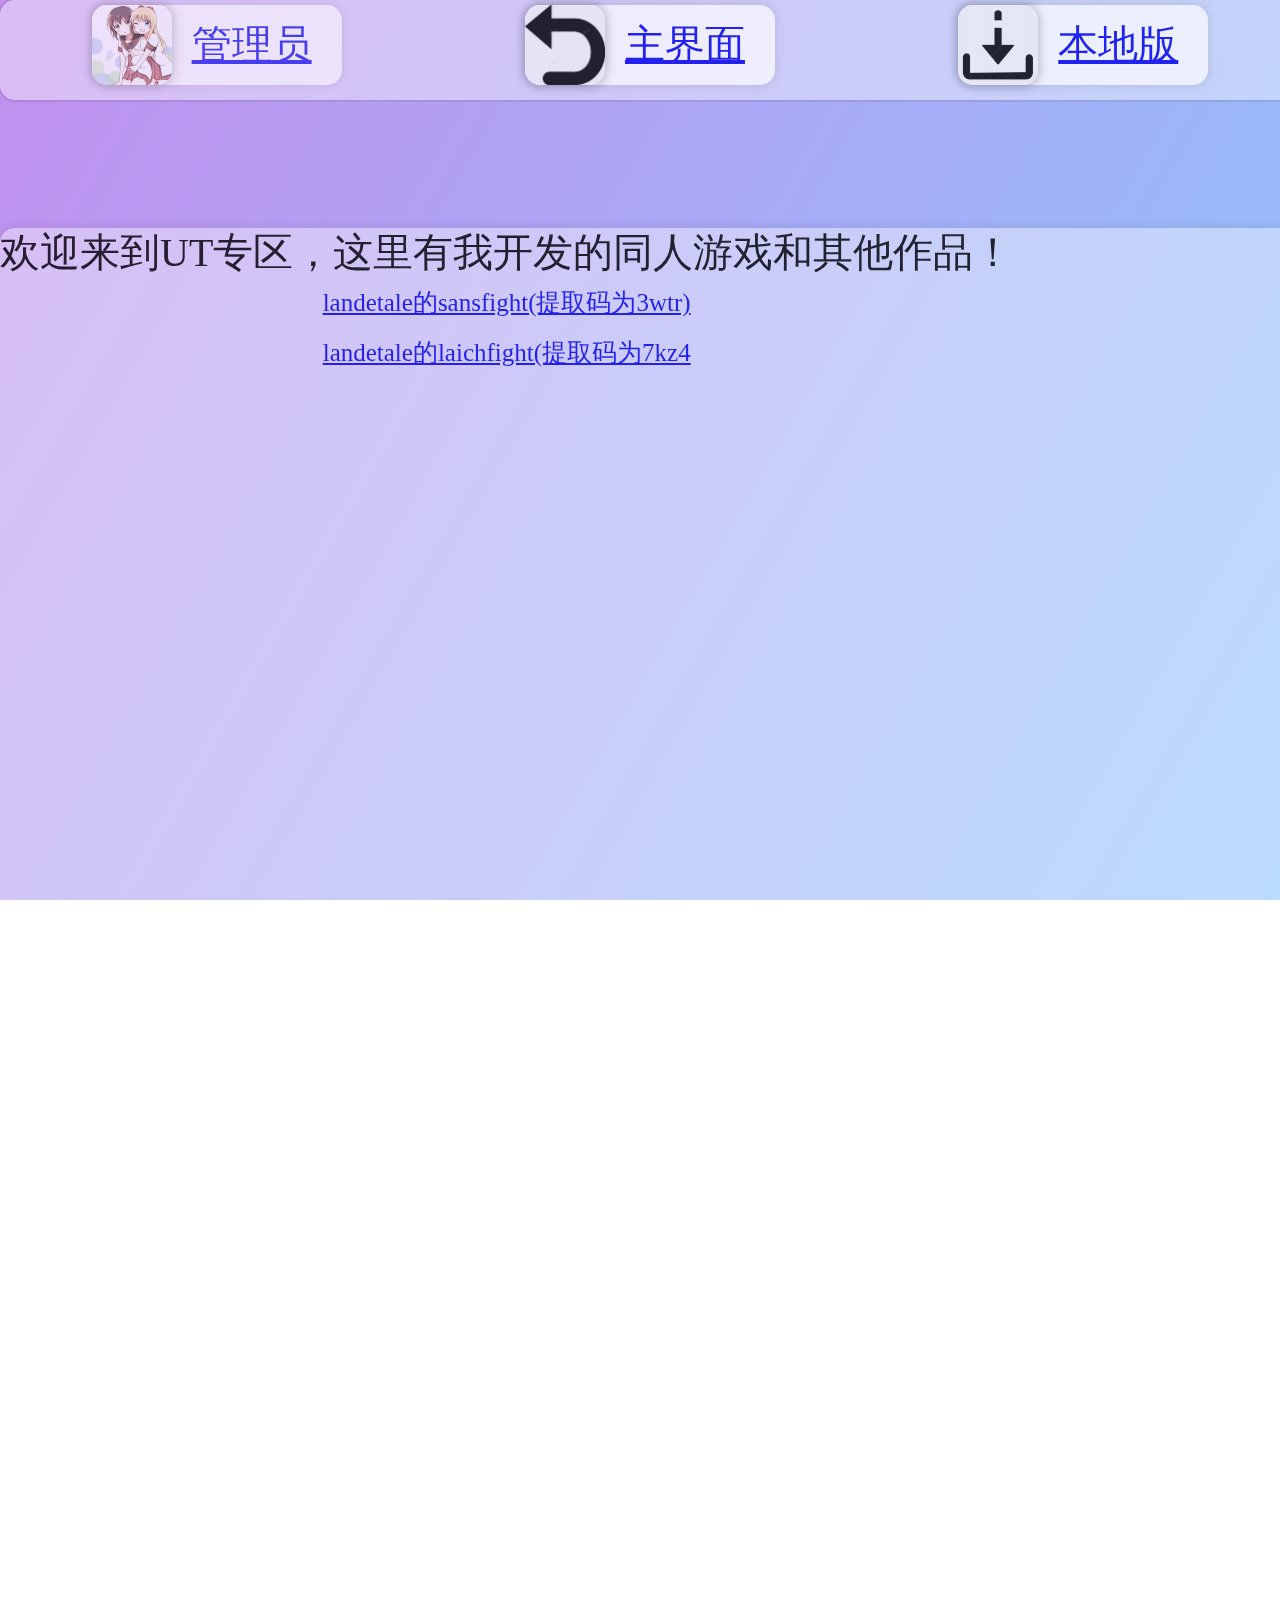
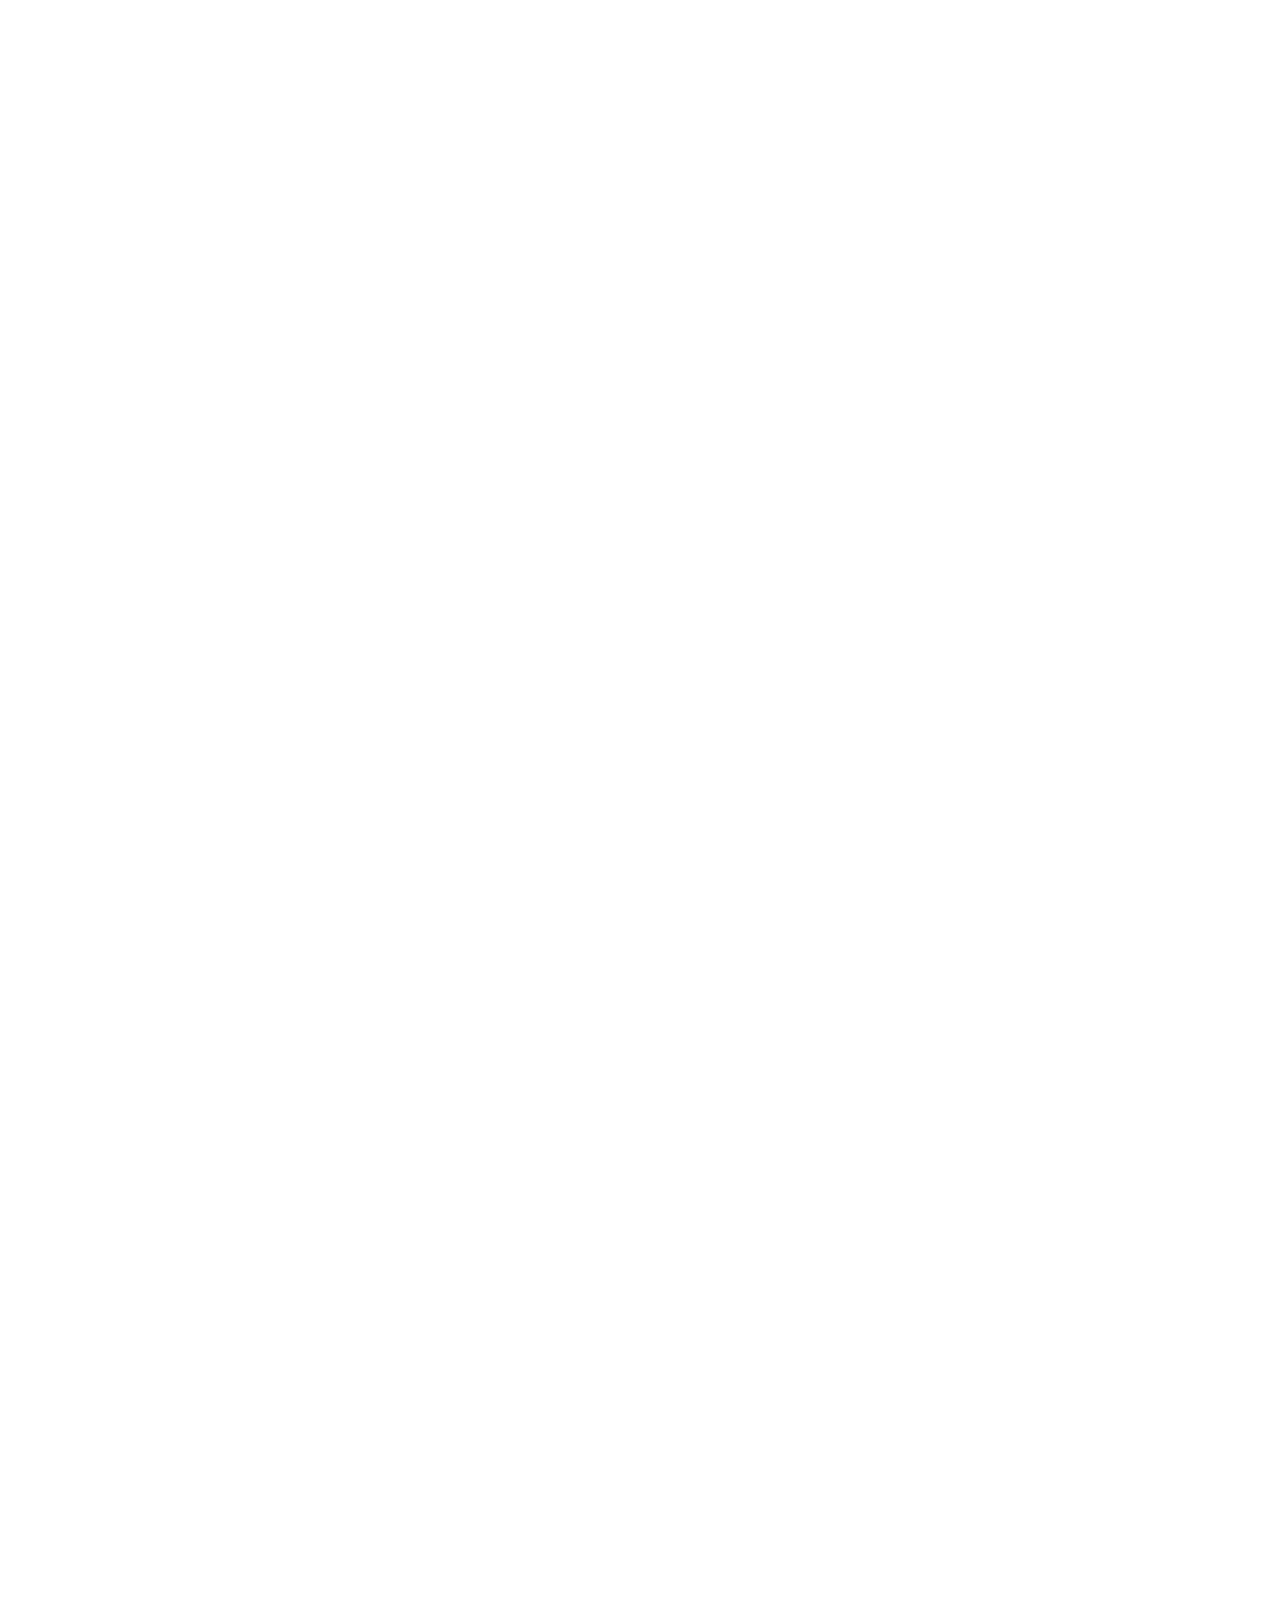
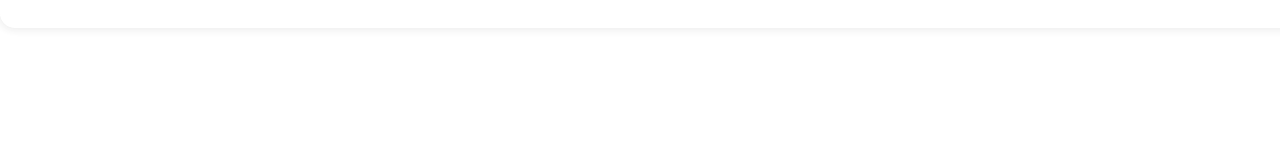
<file: undertale.html>
<html>
    <head>
        <meta charset="UTF-8">
        <title>Document</title>
        <link rel="stylesheet" href="style-ut.css">
        <link rel="stylesheet" href="style-up.css">
        <style >
              h2{
                color: red;
              }
              box .rightt .text{
                width: 900px;
                height: 100px;
              }
        </style>                    
                    
        


    </head>
    <body>
      <div class="box2">
        <div class="box">
            <span class="tx"></span>
            <span class="text5"><a href="./aboutme.html">管理员</span></a>
        </div>
        <div class="bo2">
            <span class="tx"></span>
            <span class="text5"><a href="./index2.html">主界面</span></a>
        </div>
        <div class="bo3">
            <span class="tx"></span>
            <span class="text5"><a href="https://pan.baidu.com/s/1_jjSAP0a7OqBNodYuU-e8A">本地版</span></a>            

        </div>
    </div>
        <div class="box">   
            <div class="right">    
            <span class="text">欢迎来到UT专区，这里有我开发的同人游戏和其他作品！</span>
            <span class="text2"><div style="top: 250px;"><a href="https://pan.baidu.com/s/1vw0zt6nZ5Z4S5VS76eMq9g">landetale的sansfight(提取码为3wtr)</span></div></a>
            <span class="text2"><div style="top: 250px;"><a href="https://pan.baidu.com/s/1PYLAITgiWGhYtviVpMd5Gg">landetale的laichfight(提取码为7kz4</a></span></div></a>
            </div>
        </div>
    </body>
</file>
<file: style.css>
*{
    margin: 0;
    padding: 0;
    box-sizing: border-box;
}
html {
    font-size: 10px;
}
body {
    margin: 0;
    padding: 0;
    width: 100%;
    height: 100%;

    justify-content: center;
    align-items: center;
    background:linear-gradient(135deg, hsl(260, 92%, 67%), hsl(260, 76%, 21%));
    background-size: 200% ;
    animation: bgAnimation 15s linear infinite;
    

}

@keyframes bgAnimation{
    0%{
    background-position: 0% 50%;
    }
    50%{
    background-position: 100% 50%;
    }
    100%{
        background-position: 0% 50%;
    }
    } 
.box {
    display: flex;
    position: relative;
    width: 13
    0rem;
    left: 50rem;
    height: 300rem;
    background-color: rgba(255, 255, 255, 50%);
    border-radius: 1.5rem;
    margin: 5 auto;
    opacity: 0.8;
    box-shadow: 0 0 1rem 0.2rem rgb(0, 0, 0, .1) ;
    left: 0rem;
}
.box .box3 {
    display: flex;
    width: 25rem;

    height: 10rem;
    background-color: rgba(255, 255, 255, 0.999);
    border-radius: 1.5rem;
    margin: 5% auto;
    box-shadow: 0 0 1rem 0.2rem rgb(0 0 0  / 10%) ;
    position: relative;
    left: -30rem;
    top: 31.6rem;
    
}
.box .box3  .text5 {
    display: block;
    height: 100rem;
    line-height: 100px;
    text-align: center;
    font-size: 30px;
    color: rgb(0, 0, 0);
    opacity: 1;
    position: relative;
    left: 110px;
}
.box .box3 .a::before {
    display: flex;
    border-radius: 1.5rem;
    position: relative;
    left: 0rem;
    top: 0rem;
    content: '';
    position: absolute;
    width: 100px;
    height: 100px;
    background-image: url(./logo/dc.png);
    background-size: cover;
    box-shadow: 0 0 1rem 0.2rem rgb(0 0 0  / 10%) ;


    
}
.box .box4 {
    display: flex;
    width: 25rem;

    height: 10rem;
    background-color: rgba(255, 255, 255, 0.999);
    border-radius: 1.5rem;
    margin: 5% auto;
    box-shadow: 0 0 1rem 0.2rem rgb(0 0 0  / 10%) ;
    position: relative;
    top: 15rem;

    
}
.box .box4  .text5 {
    position: relative;
    display: block;
    left: 110px;
    height: 100rem;
    line-height: 100px;
    text-align: center;
    font-size: 30px;
    color: rgb(0, 0, 0);
    opacity: 1;
}
.box .box4 .a::before {
    display: flex;
    border-radius: 1.5rem;
    position: relative;
    left: 0rem;
    top: 0rem;
    content: '';
    position: absolute;
    width: 100px;
    height: 100px;
    background-image: url(./logo/ut.jpg);
    background-size: cover;
    box-shadow: 0 0 1rem 0.2rem rgb(0 0 0  / 10%) ;


    
}
.box .box5 {
    display: flex;
    width: 25rem;

    height: 10rem;
    background-color: rgba(255, 255, 255, 0.999);
    border-radius: 1.5rem;
    margin: 5% auto;
    box-shadow: 0 0 1rem 0.2rem rgb(0 0 0  / 10%) ;
    position: relative;
    top: -1.5rem;
    left: 30rem;
}

.box .box5 .a::before {
    display: flex;
    border-radius: 1.5rem;
    position: relative;
    left: 0rem;
    top: 0rem;
    content: '';
    position: absolute;
    width: 100px;
    height: 100px;
    background-image: url(./logo/dmfm.png);
    background-size: cover;
    box-shadow: 0 0 1rem 0.2rem rgb(0 0 0  / 10%) ;


    
}
.box .box5  .text5 {
    position: relative;
    display: block;
    left: 110px;
    height: 100rem;
    line-height: 100px;
    text-align: center;
    font-size: 30px;
    color: rgb(0, 0, 0);
    opacity: 1;
}
.box .box6 {
    display: flex;
    width: 25rem;

    height: 10rem;
    background-color: rgba(255, 255, 255, 0.999);
    border-radius: 1.5rem;
    margin: 5% auto;
    box-shadow: 0 0 1rem 0.2rem rgb(0 0 0  / 10%) ;
    position: relative;
    top: -5rem;
    left: -30rem;
}
.box .box6  .text5 {
    position: relative;
    display: block;
    left: 110px;
    height: 100rem;
    line-height: 100px;
    text-align: center;
    font-size: 30px;
    color: rgb(0, 0, 0);
    opacity: 1;
}
.box .box6 .a::before {
    display: flex;
    border-radius: 1.5rem;
    position: relative;
    left: 0rem;
    top: 0rem;
    content: '';
    position: absolute;
    width: 100px;
    height: 100px;
    background-image: url(./logo/yy.jpg);
    background-size: cover;
    box-shadow: 0 0 1rem 0.2rem rgb(0 0 0  / 10%) ;


    
}
.box .box7 {
    display: flex;
    width: 25rem;

    height: 10rem;
    background-color: rgba(255, 255, 255, 0.999);
    border-radius: 1.5rem;
    margin: 5% auto;
    box-shadow: 0 0 1rem 0.2rem rgb(0 0 0  / 10%) ;
    position: relative;
    top: -21.4rem;
    left: 0rem;
}
.box .box7  .text5 {
    position: relative;
    display: block;
    left: 110px;
    height: 100rem;
    line-height: 100px;
    text-align: center;
    font-size: 30px;
    color: rgb(0, 0, 0);
    opacity: 1;
}
.box .box7 .a::before {
    display: flex;
    border-radius: 1.5rem;
    position: relative;
    left: 0rem;
    top: 0rem;
    content: '';
    position: absolute;
    width: 100px;
    height: 100px;
    background-image: url(./logo/touhou.jpg);
    background-size: cover;
    box-shadow: 0 0 1rem 0.2rem rgb(0 0 0  / 10%) ;


    
}
.box .right {
    width: 30000px;
    height: 100px;
    margin-bottom: 5px;
}
.box .right .text {
    display: block;
    line-height: 50px;
    text-align: center;
    font-size: 40px;
}
.box .right .text2 {
    display: block;
    height: 5rem;
    line-height: 50px;
    text-align: center;
    font-size: 20px;
    color: red;
    opacity: 1;
}
.box .right .text4 {
    display: block;
    height: 2rem;
    line-height: 50px;
    text-align: center;
    font-size: 20px;
    color: rgb(191, 0, 255);
    opacity: 1;
}
.box .right .text3 {
    display: block;
    height: 100rem;
    line-height: 100px;
    text-align: center;
    font-size: 30px;
    color: rgb(0, 38, 255);
    opacity: 1;
}
</file>
<file: style-up.css>
.box2 {
    display: flex;
    width: 130rem;
    border-radius: 1.5rem;
    height: 10rem;
    background-color: rgba(255, 255, 255, 50%);


    opacity: 0.8;
    box-shadow: 0 0 0rem 0.2rem rgb(0 0 0  / 10%) ;
    line-height: 50px;
}
.box2 .box {
    display: flex;
    width: 25rem;

    height: 8rem;
    background-color: rgba(255, 255, 255, 0.999);
    border-radius: 1.5rem;
    margin: 5% auto;
    box-shadow: 0 0 1rem 0.2rem rgb(0 0 0  / 10%) ;
    position: relative;
    top: -6rem;
    left: 0rem;
    
}
.box2 .bo2 {
    display: flex;
    width: 25rem;

    height: 8rem;
    background-color: rgba(255, 255, 255, 0.999);
    border-radius: 1.5rem;
    margin: 5% auto;
    box-shadow: 0 0 1rem 0.2rem rgb(0 0 0  / 10%) ;
    position: relative;
    top: -6rem;
    left: 0rem;
    
}
.box2 .bo2 .tx::before {
    display: flex;
    border-radius: 1.5rem;
    position: relative;
    left: 0rem;
    top: 0rem;
    content: '';
    position: absolute;
    width: 80px;
    height: 80px;
    background-image: url(./ljui/fh.png);
    background-size: cover;
    box-shadow: 0 0 1rem 0.2rem rgb(0 0 0  / 25%) ;
}
.box2 .bo2 .text5 {
    display: block;
    height: 100rem;
    line-height: 100px;
    text-align: center;
    font-size: 40px;
    color: rgb(0, 0, 0);
    opacity: 1;
    position: relative;
    top: -1rem;
    left: 10rem;
}
.box2 .bo3 {
    display: flex;
    width: 25rem;

    height: 8rem;
    background-color: rgba(255, 255, 255, 0.999);
    border-radius: 1.5rem;
    margin: 5% auto;
    box-shadow: 0 0 1rem 0.2rem rgb(0 0 0  / 10%) ;
    position: relative;
    top: -6rem;
    left: 0rem;
    
}
.box2 .bo3 .tx::before {
    display: flex;
    border-radius: 1.5rem;
    position: relative;
    left: 0rem;
    top: 0rem;
    content: '';
    position: absolute;
    width: 80px;
    height: 80px;
    background-image: url(./ljui/xz.png);
    background-size: cover;
    box-shadow: 0 0 1rem 0.2rem rgb(0 0 0  / 25%) ;
}
.box2 .bo3 .text5 {
    display: block;
    height: 100rem;
    line-height: 100px;
    text-align: center;
    font-size: 40px;
    color: rgb(0, 0, 0);
    opacity: 1;
    position: relative;
    top: -1rem;
    left: 10rem;
}
.box2 .bo4 {
    display: flex;
    width: 25rem;

    height: 8rem;
    background-color: rgba(255, 255, 255, 0.999);
    border-radius: 1.5rem;
    margin: 5% auto;
    box-shadow: 0 0 1rem 0.2rem rgb(0 0 0  / 10%) ;
    position: relative;
    top: -6rem;
    left: 0rem;
    
}
.box2 .bo4 .tx::before {
    display: flex;
    border-radius: 1.5rem;
    position: relative;
    left: 0rem;
    top: 0rem;
    content: '';
    position: absolute;
    width: 80px;
    height: 80px;
    background-image: url(./ljui/sc.png);
    background-size: cover;
    box-shadow: 0 0 1rem 0.2rem rgb(0 0 0  / 25%) ;
}
.box2 .bo4 .text5 {
    display: block;
    height: 100rem;
    line-height: 100px;
    text-align: center;
    font-size: 40px;
    color: rgb(0, 0, 0);
    opacity: 1;
    position: relative;
    top: -1rem;
    left: 10rem;
}
.box2 .box .text5 {
    display: block;
    height: 100rem;
    line-height: 100px;
    text-align: center;
    font-size: 40px;
    color: rgb(0, 0, 0);
    opacity: 1;
    position: relative;
    top: -1rem;
    left: 10rem;
}


.box2 .box .tx::before {
    display: flex;
    border-radius: 1.5rem;
    position: relative;
    left: 0rem;
    top: 0rem;
    content: '';
    position: absolute;
    width: 80px;
    height: 80px;
    background-image: url(./logo/tx.png);
    background-size: cover;
    box-shadow: 0 0 1rem 0.2rem rgb(0 0 0  / 25%) ;
}
.box2  .text5 {
    display: block;
    height: 100rem;
    line-height: 100px;
    text-align: center;
    font-size: 40px;
    color: rgb(0, 0, 0);
    opacity: 1;
}
.box2  .text6 {
    position: relative;
    left: 20rem;
    display: block;
    height: 100rem;
    line-height: 100px;
    text-align: center;
    font-size: 40px;
    color: rgb(0, 0, 0);
    opacity: 1;
}
</file>
<file: UI-Music-Player-main/style.css>
@import url('https://fonts.googleapis.com/css2?family=Khula:wght@400;600;700&family=Public+Sans:wght@100;300;400;600&display=swap');

body {
  background-color: #d2e1f8;
  font-family: "Public Sans", sans-serif;
  color: #6b728d;
  overflow: hidden;
}
.light{
    transition: 1s;
    --background : linear-gradient(0deg, rgba(255,255,255,.1) 0%, rgba(255,255,255,.6) 50%, rgba(255,255,255,.1) 100%);
}
.dark{
    transition: 1s;
    --background: #121212;
}
a {
  color: #7a92fe;
}
a:hover {
  color: #fff;
}
.container {    
  display: flex;
  position: absolute;
  top: 50%;
  left: 50%;
  transform: translate(-50%, -50%);
}
.phone {
  background-color: var(--background);
  height: 740px;
  width: 360px;
  border-radius: 25px;
  box-shadow: rgba(104, 139, 255, 0.1) 0px 48px 100px 0px, rgba(17, 12, 46, 0.15) 0px 30px 100px 0px;
}
#top-menu {
  width: 90%;
  display: flex;
  justify-content: space-between;
  align-items: center;
  margin: 5%;
  text-transform: uppercase;
  font-size: .7rem;
  letter-spacing: .1rem;
  color: #abb3c7;
}
#top-menu i {
  font-size:  1rem;
}
.song-thumbnail {
  background-image: url('https://images.unsplash.com/photo-1557672172-298e090bd0f1?ixlib=rb-1.2.1&ixid=MnwxMjA3fDB8MHxwaG90by1wYWdlfHx8fGVufDB8fHx8&auto=format&fit=crop&w=687&q=80s');
  background-size: cover;
  background-position: center center;
  height: 100%;
  width: 100%;
  border-radius: 50%;
}
.thumbnail-border {
  height: 200px;
  width: 200px;
  margin: 20% auto 0 auto;
  border-radius: 50%;
  padding: .4rem;
 box-shadow: inset 6px 6px 20px 0 rgba(104, 139, 255, 0.2), rgba(104, 139, 255, 0.1) 0px 4px 20px, rgba(104, 139, 255, 0.1) 0px 8px 24px, rgba(102, 111, 128, 0.4) 0px 16px 45px;
}
.button {
  height: 50px;
  width: 50px;
  display: flex;
  align-items: center;
  justify-content: center;
  border-radius: 50%;
  box-shadow:  inset 3px 2px 5px 0 rgba(255,255,255, .5), rgba(104, 139, 255, 0.1) 7px 3px 10px, rgba(0,0,0, 0.1) 7px 5px 10px
}
.button:hover {
  box-shadow: inset 6px 6px 10px 0 rgba(0, 0, 0, 0.2);
  background-color: #779bff;
  color: #fff;
}
#mode{
    background-color: var(--background);
    border: none;
    color: #6b728d;
}
#song-details {
  margin-top: 5%;
  display: flex;
  flex-direction: column;
  align-items: center;
}
.song-title {
  font-size: 1.4rem;
}
.artist {
  font-size: .8rem;
  color:  #abb3c7;
}
#time-slider {
  margin: 20% 5%;
}
.slider-times {
  font-size: .6rem;
  display: flex;
  justify-content: space-between;
  color: #abb3c7;
}
input[type="range"]::-moz-range-progress {
  background-color: #779bff; 
}
.slider {
  -webkit-appearance: none;
  width: 100%;
  height: 5px;
  border-radius: 5px;  
  background: transparent;
  outline: none;
  box-shadow: inset 2px 2px 2px 0 rgba(104, 139, 255, 0.2), inset 3px 3px 2px 0 rgba(50, 50, 50, 0.1), inset -45px -45px 1px 0 rgba(255, 255, 255, 0.1), inset -1px -1px 1px 0 rgba(0, 0, 0, 0.1);
}
.slider::-webkit-slider-thumb {
  -webkit-appearance: none;
  appearance: none;
  width: 25px;
  height: 25px;
  outline: none;
  border-radius: 50%;
  border: none;
  background: radial-gradient(circle at center, #779bff 0, #6381f9 20%, #d2e1f8 30%, #d2e1f8 70%, #fff 100%);
box-shadow: inset 2px 2px 2px 0 rgba(104, 139, 255, 0.1), rgba(0, 0, 0, 0.1) 0px 54px 55px, rgba(0, 0, 0, 0.12) 0px -12px 30px, rgba(0, 0, 0, 0.12) 0px 4px 6px, rgba(0, 0, 0, 0.1) 0px 12px 20px;
}
.slider::-moz-range-thumb {
  width: 25px;
  height: 25px;
  border-radius: 50%;
  outline: none;
  border: none;
  background: radial-gradient(circle at center, #779bff 0, #6381f9 20%, #d2e1f8 30%, #d2e1f8 50%, #fff 100%);
  box-shadow: inset 2px 2px 2px 0 rgba(104, 139, 255, 0.1), rgba(0, 0, 0, 0.1) 0px 54px 55px, rgba(0, 0, 0, 0.12) 0px -12px 30px, rgba(0, 0, 0, 0.12) 0px 4px 6px, rgba(0, 0, 0, 0.1) 0px 12px 20px;
}
#song-controls {
  width: 60%;
  margin: 0% 20%;
  display: flex;
  justify-content: space-between;
  align-items: center;
  font-size: 1rem;
  color: #abb3c7;
}
#song-controls .button {
  height: 65px;
  width: 65px;
}
#credit {
  margin: 5% 0 0 0;
  font-size: .8em;
  line-height: 2rem;
}
</file>
<file: 下雨/index.css>
*{
    margin: 0;
    padding: 0;
    box-sizing: border-box;
}
body{
    width: 100%;
    height: 100vh;
    background-color: #2b2b2b;
   display: flex;
}
.cloud{
    width: 320px;
    height: 80px;
    background-color: #b0aaaa;
    border-radius: 50px;
    margin: auto;
    position: relative;
}
.cloud::after{
    content: "";
    width: 100%;
    height: 10px;
    background-color: #b0aaaa;
    border-radius: 50%;
    position: absolute;
    bottom: -150px;
}
.clouds{
    width: 90px;
    height: 90px;
    border-radius: 50%;
    background: #b0aaaa;
    position: absolute;
    top: -50px;
    left: 50px;
}
.clouds::after{
    content: "";
    width: 130px;
    height: 130px;
    background-color: #b0aaaa;
    position: absolute;
    left: 80px;
    top: -30px;
    border-radius: 50%;
}
.rain{
    /* width: 100%; */
    display: flex;
    position: absolute;
    top: 50%;
    left: 50%;
    transform: translate(-50%);
}
.rain span{
    width: 15px;
    height: 15px;
    background: #fff;
    border-radius: 50%;
    margin: 0 5px;
    animation: animate linear 2s infinite;
    animation-duration:calc(var(--i) * 2s);
}
@keyframes animate{
    0%{
        transform:translateY(0) scale(0);
    }
    100%{
        transform: translateY(170px) scale(1);
    }
}
</file>
<file: style2.css>
*{
    margin: 0;
    padding: 0;
    box-sizing: border-box;
}
html {
    font-size: 10px;
}
html::before {
    content: '';
    width: 100%;
    height: 100%;
    position: fixed;
    z-index: -1;
    background-image: linear-gradient(120deg, #c190ee 0%, #8ec5fc 100%);
}
.box {
    display: flex;
    width: 130rem;
    position: relative;
    height: 300rem;
    background-color: rgba(255, 255, 255, 50%);
    border-radius: 1.5rem;
    margin: 10% auto;
    opacity: 0.8;
    box-shadow: 0 0 1rem 0.2rem rgb(0 0 0  / 10%) ;
    left: 0rem;
}
.box .text {
    display: block;
    line-height: 50px;
    text-align: center;
    font-size: 40px;
}
.box .right .box {
    display: flex;
    width: 100rem;

    height: 50rem;
    background-color: rgba(255, 255, 255, 0.999);
    border-radius: 1.5rem;
    margin: 5% auto;
    box-shadow: 0 0 1rem 0.2rem rgb(0 0 0  / 10%) ;
    position: relative;
    left: 10rem;
    
}
.box .right .box .tx::before {
    position: relative;
    left: 10rem;
    top: 10rem;
    content: '';
    position: absolute;
    width: 300px;
    height: 300px;
    background-image: url(./logo/tx.png);
    background-size: cover;
    opacity: 80%;
}
.box .right .box .text{
    display: block;
    height: 50rem;
    line-height: 100px;
    text-align: center;
    font-size: 50px;
    color: rgb(0, 0, 0);
    opacity: 1;
    position: relative;
    left: 40rem;
}
.box .right .box .text2{
    display: block;
    height: 50rem;
    line-height: 100px;
    text-align: center;
    font-size: 30px;
    color: rgb(0, 0, 0);
    opacity: 1;
    position: relative;
    left: 30rem;
    top: 10rem;
}
.box .right .box .text3{
    display: block;
    height: 50rem;
    line-height: 100px;
    text-align: center;
    font-size: 30px;
    color: rgb(0, 0, 0);
    opacity: 1;
    position: relative;
    left: 9rem;
    top: 15rem;
}
.box .right .box .box {
    display: flex;
    width: 20rem;
    height: 10rem;
    background-color: rgba(220, 199, 159, 0.999);
    border-radius: 1.5rem;
    margin: 5% auto;
    box-shadow: 0 0 1rem 0.2rem rgb(0 0 0  / 10%) ;
    position: relative;
    left: -25rem;
    top: 20rem;
}
.box .right .box .box .text{
    display: block;
    height: 50rem;
    line-height: 20px;
    text-align: center;
    font-size: 15px;
    color: rgb(0, 0, 0);
    opacity: 1;
    position: relative;
    left: 0rem;
    top: 2rem;
}
</file>
<file: style-dc.css>
*{
    margin: 0;
    padding: 0;
    box-sizing: border-box;
}
html {
    font-size: 10px;
}
html::before {
    content: '';
    width: 100%;
    height: 100%;
    position: fixed;
    z-index: -1;
    background-image: linear-gradient(120deg, #c190ee 0%, #8ec5fc 100%);
}
.box {
    display: flex;
    width: 130rem;
    position: relative;
    height: 300rem;
    background-color: rgba(255, 255, 255, 50%);
    border-radius: 1.5rem;
    margin: 10% auto;
    opacity: 0.8;
    box-shadow: 0 0 1rem 0.2rem rgb(0 0 0  / 10%) ;
    left: 0rem;

}
.box .right .text {
    display: block;
    line-height: 50px;
    text-align: center;
    font-size: 40px;
}
.box .right .text2 {
    display: block;
    line-height: 50px;
    text-align: center;
    font-size: 25px;
}
</file>
<file: style-dm.css>
*{
    margin: 0;
    padding: 0;
    box-sizing: border-box;
}
html {
    font-size: 10px;
}
html::before {
    content: '';
    width: 100%;
    height: 100%;
    position: fixed;
    z-index: -1;
    background-image: linear-gradient(120deg, #c190ee 0%, #8ec5fc 100%);
}
.box .left::before {
    position: relative;
    left: 10rem;
    top: 10rem;
    content: '';
    position: absolute;
    width: 300px;
    height: 300px;
    background-image: url(./yoliyoli/fm.jpg);
    background-size: cover;
    opacity: 80%;
}
.box {
    display: flex;
    width: 130rem;
    position: relative;
    height: 300rem;
    background-color: rgba(255, 255, 255, 50%);
    border-radius: 1.5rem;
    margin: 10% auto;
    opacity: 0.8;
    box-shadow: 0 0 1rem 0.2rem rgb(0 0 0  / 10%) ;
    left: 0rem;

}
.box .right .text {
    display: block;
    line-height: 50px;
    text-align: center;
    font-size: 28px;
}
.box .right .text2 {
    position: relative;
    left: 30rem;
    top: 10rem;
    display: block;
    line-height: 50px;
    text-align: center;
    font-size: 50px;
}
.box .right .box2 .text2 {
    position: relative;
    left: 10px;
    top: 15px;
    display: block;
    line-height: 50px;
    text-align: center;
    font-size: 30px;
}
.box .right .box3 .text2 {
    position: relative;
    left: 20px;
    top: 10px;
    display: block;
    line-height: 50px;
    text-align: center;
    font-size: 30px;
}
.box .right .box4 .text2 {
    position: relative;
    left: 20px;
    top: 10px;
    display: block;
    line-height: 50px;
    text-align: center;
    font-size: 30px;
}
.box .right .box5 .text2 {
    position: relative;
    left: 20px;
    top: 10px;
    display: block;
    line-height: 50px;
    text-align: center;
    font-size: 30px;
}
.box .box2 {
    display: flex;
    width: 15rem;

    height: 8rem;
    background-color: rgba(255, 255, 255, 0.999);
    border-radius: 1.5rem;
    margin: 5% auto;
    box-shadow: 0 0 1rem 0.2rem rgb(0 0 0  / 10%) ;
    position: relative;
    top: 10rem;
    left: 10rem;
}
.box .box3 {
    display: flex;
    width: 7rem;

    height: 7rem;
    background-color: rgba(255, 255, 255, 0.999);
    border-radius: 1.5rem;
    margin: 5% auto;
    box-shadow: 0 0 1rem 0.2rem rgb(0 0 0  / 10%) ;
    position: relative;
    top: 7rem;
    left: 6rem;
}
.box .box4 {
    display: flex;
    width: 7rem;

    height: 7rem;
    background-color: rgba(255, 255, 255, 0.999);
    border-radius: 1.5rem;
    margin: 5% auto;
    box-shadow: 0 0 1rem 0.2rem rgb(0 0 0  / 10%) ;
    position: relative;
    top: -4.2rem;
    left: 16rem;
}
.box .box5 {
    display: flex;
    width: 7rem;

    height: 7rem;
    background-color: rgba(255, 255, 255, 0.999);
    border-radius: 1.5rem;
    margin: 5% auto;
    box-shadow: 0 0 1rem 0.2rem rgb(0 0 0  / 10%) ;
    position: relative;
    top: -15.3rem;
    left: 26rem;
}
</file>
<file: style-ut.css>
*{
    margin: 0;
    padding: 0;
    box-sizing: border-box;
}
html {
    font-size: 10px;
}
html::before {
    content: '';
    width: 100%;
    height: 100%;
    position: fixed;
    z-index: -1;
    background-image: linear-gradient(120deg, #c190ee 0%, #8ec5fc 100%);
}
.box {
    display: flex;
    width: 130rem;
    position: relative;
    height: 300rem;
    background-color: rgba(255, 255, 255, 50%);
    border-radius: 1.5rem;
    margin: 10% auto;
    opacity: 0.8;
    box-shadow: 0 0 1rem 0.2rem rgb(0 0 0  / 10%) ;
    left: 0rem;
}
.box .right .text {
    display: block;
    line-height: 50px;
    text-align: center;
    font-size: 40px;
}
.box .right .text2 {
    display: block;
    line-height: 50px;
    text-align: center;
    font-size: 25px;
}
</file>
